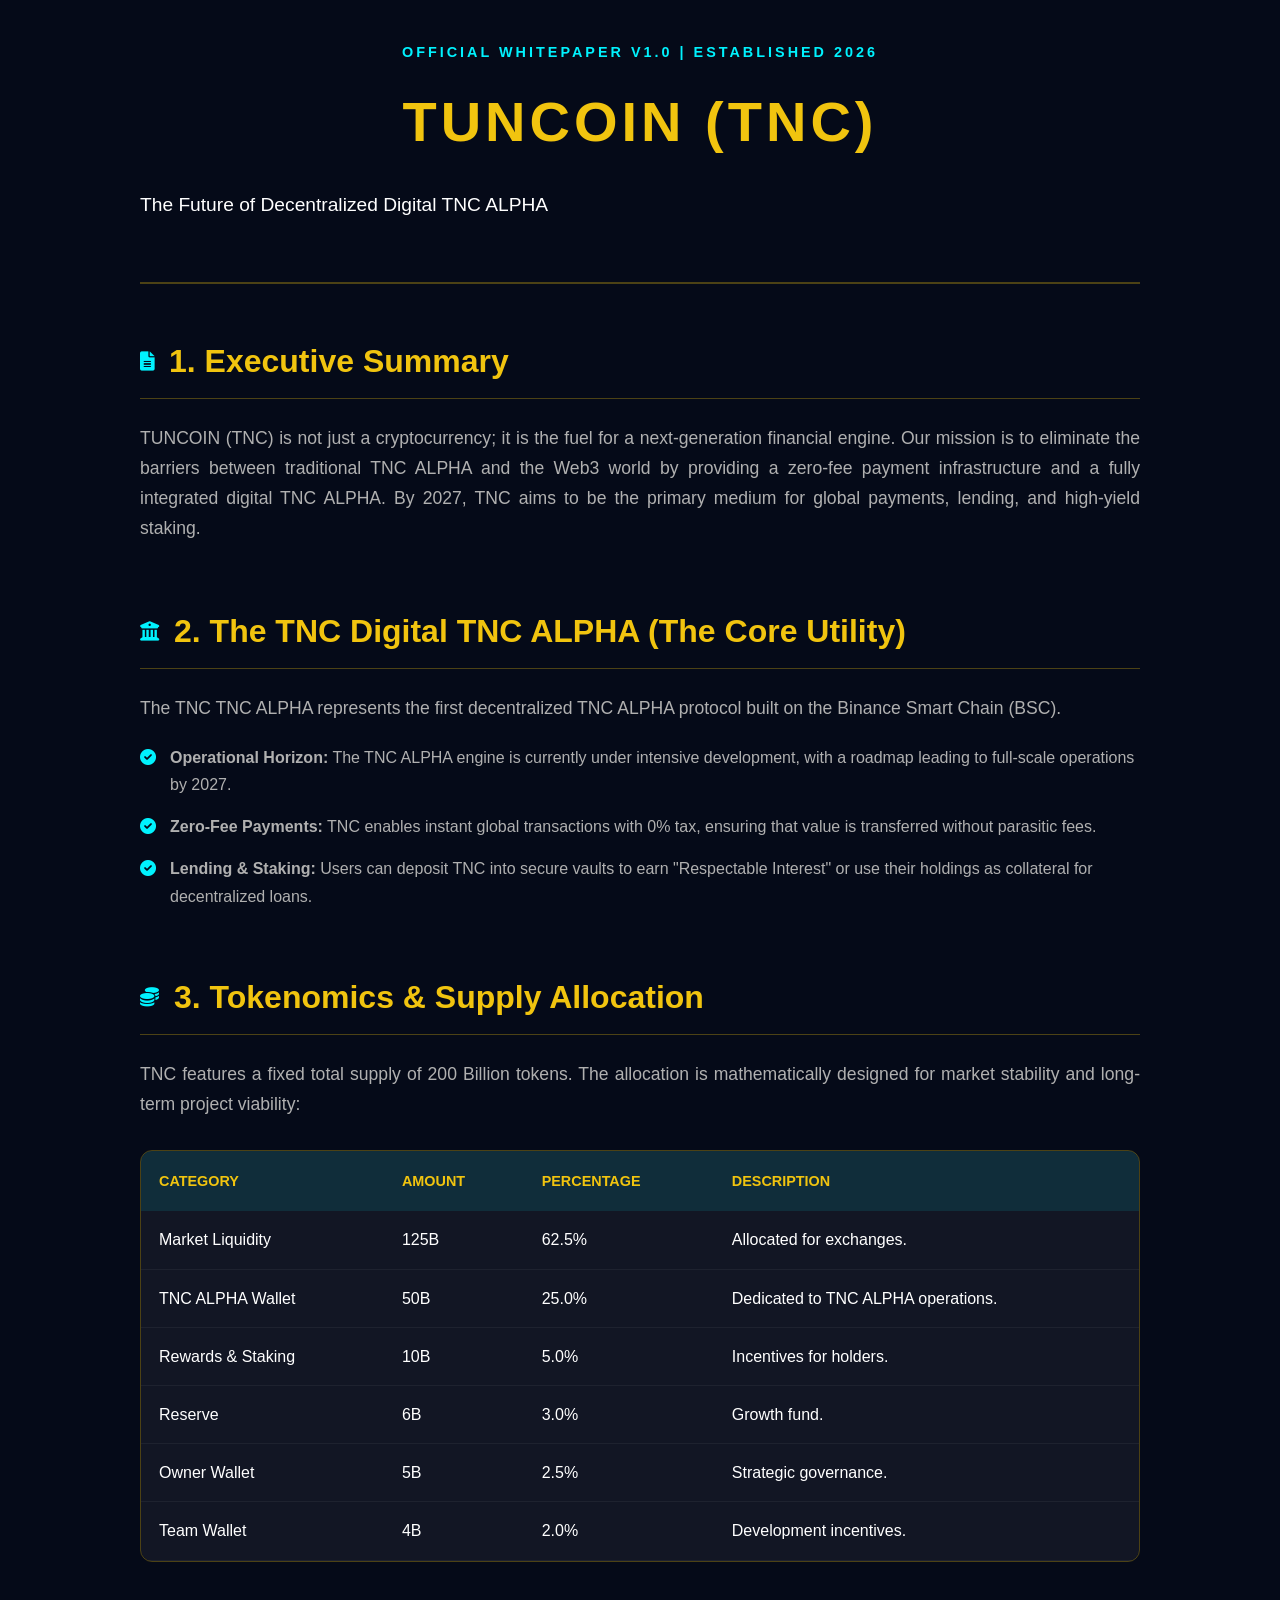
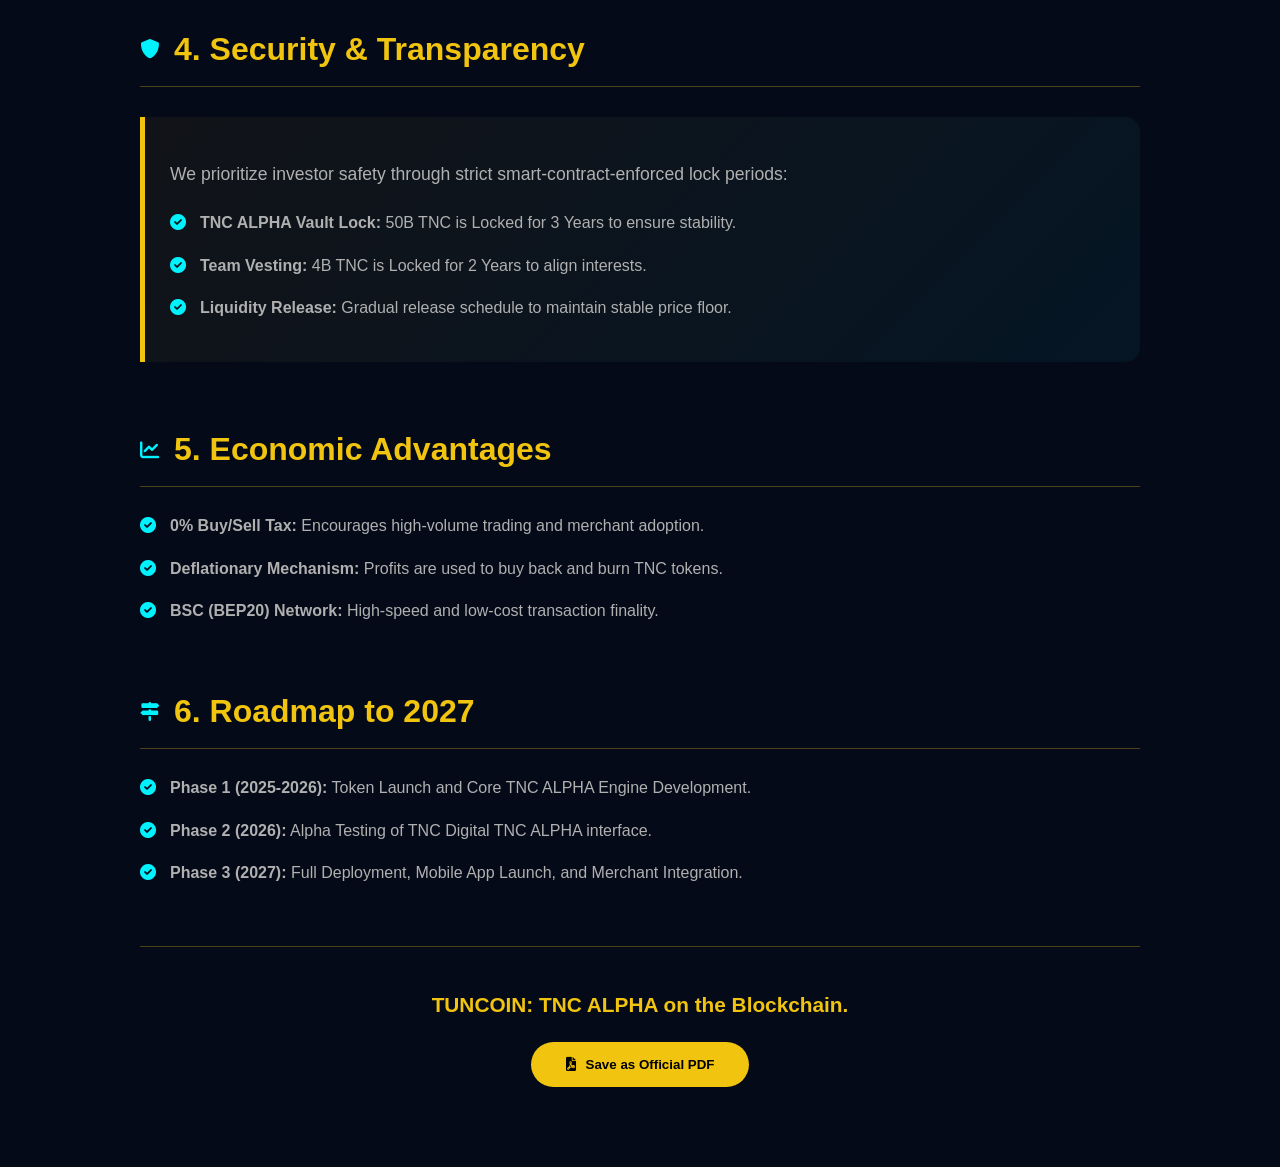
<file: whitepaper.html>
<!DOCTYPE html>
<html lang="en">
<head>
    <meta charset="UTF-8">
    <meta name="viewport" content="width=device-width, initial-scale=1.0">
    <title>Whitepaper | TUNCOIN (TNC)</title>
    <link rel="stylesheet" href="https://cdnjs.cloudflare.com/ajax/libs/font-awesome/6.0.0/css/all.min.css">
    <style>
        :root {
            --gold: #f1c40f;
            --blue-neon: #00f2fe;
            --bg-dark: #050a18;
            --card-bg: rgba(255, 255, 255, 0.05);
            --text-gray: #b0b0b0;
            --border-color: rgba(241, 196, 15, 0.3);
        }

        body {
            background-color: var(--bg-dark);
            color: white;
            font-family: 'Segoe UI', Roboto, Helvetica, Arial, sans-serif;
            line-height: 1.7;
            margin: 0;
            padding: 0;
            /* لضمان طباعة الخلفية والألوان */
            -webkit-print-color-adjust: exact !important;
            print-color-adjust: exact !important;
        }

        .container {
            max-width: 1000px;
            margin: 0 auto;
            padding: 40px 20px;
        }

        /* Header Section - متجاوب */
        header {
            text-align: center;
            padding-bottom: 40px;
            border-bottom: 2px solid var(--border-color);
            margin-bottom: 50px;
        }

        .wp-tag {
            color: var(--blue-neon);
            text-transform: uppercase;
            letter-spacing: 3px;
            font-weight: bold;
            font-size: clamp(0.7rem, 2vw, 0.9rem);
            margin-bottom: 10px;
            display: block;
        }

        h1 {
            font-size: clamp(2rem, 8vw, 3.5rem); /* حجم خط مرن */
            color: var(--gold);
            margin: 10px 0;
            text-transform: uppercase;
            letter-spacing: 4px;
        }

        .sub-header {
            font-size: clamp(1rem, 3vw, 1.2rem);
            color: white;
            font-weight: 300;
        }

        /* Sections Styling */
        section {
            margin-bottom: 60px;
            animation: fadeInUp 0.8s ease-out;
        }

        h2 {
            color: var(--gold);
            font-size: clamp(1.4rem, 5vw, 2rem);
            margin-bottom: 25px;
            display: flex;
            align-items: center;
            gap: 15px;
            border-bottom: 1px solid var(--border-color);
            padding-bottom: 10px;
        }

        h2 i { font-size: 1.2rem; color: var(--blue-neon); }

        p {
            font-size: 1.1rem;
            color: var(--text-gray);
            margin-bottom: 20px;
            text-align: justify;
        }

        /* List Styling */
        ul {
            list-style: none;
            padding-left: 0;
        }

        ul li {
            position: relative;
            padding-left: 30px;
            margin-bottom: 15px;
            color: var(--text-gray);
        }

        ul li::before {
            content: "\f058";
            font-family: "Font Awesome 5 Free";
            font-weight: 900;
            position: absolute;
            left: 0;
            color: var(--blue-neon);
        }

        /* Table Styling - متجاوب */
        .table-container {
            overflow-x: auto; /* يسمح بالتمرير الجانبي على الهواتف */
            margin: 30px 0;
            border-radius: 12px;
            border: 1px solid var(--border-color);
            -webkit-overflow-scrolling: touch;
        }

        table {
            width: 100%;
            min-width: 600px; /* لضمان عدم تكدس البيانات في الشاشات الصغيرة */
            border-collapse: collapse;
            background: var(--card-bg);
        }

        th {
            background-color: rgba(0, 242, 254, 0.1) !important;
            color: var(--gold) !important;
            padding: 18px;
            text-align: left;
            text-transform: uppercase;
            font-size: 0.9rem;
        }

        td {
            padding: 15px 18px;
            border-bottom: 1px solid rgba(255, 255, 255, 0.05);
            color: white;
        }

        /* Highlight Boxes */
        .highlight-card {
            background: linear-gradient(135deg, rgba(241, 196, 15, 0.05), rgba(0, 242, 254, 0.05)) !important;
            border-left: 5px solid var(--gold) !important;
            padding: 25px;
            border-radius: 0 15px 15px 0;
            margin: 30px 0;
        }

        /* Footer */
        footer {
            text-align: center;
            padding: 40px 0;
            border-top: 1px solid var(--border-color);
            margin-top: 50px;
        }

        .footer-logo {
            color: var(--gold);
            font-weight: bold;
            font-size: 1.3rem;
            margin-bottom: 20px;
            display: block;
        }

        .btn-pdf {
            background: var(--gold) !important;
            color: #000 !important;
            padding: 15px 35px;
            border-radius: 50px;
            text-decoration: none;
            font-weight: bold;
            display: inline-flex;
            align-items: center;
            gap: 10px;
            transition: 0.3s;
            cursor: pointer;
            border: none;
        }

        @keyframes fadeInUp {
            from { opacity: 0; transform: translateY(30px); }
            to { opacity: 1; transform: translateY(0); }
        }

        /* تحديث إعدادات الطباعة للحفاظ على الهوية البصرية */
        @media print {
            body { 
                background-color: #050a18 !important; 
                color: white !important; 
            }
            .container { max-width: 100%; padding: 20px; }
            section { page-break-inside: avoid; }
            .btn-pdf { display: none; }
            h1, h2, .wp-tag { color: #f1c40f !important; }
            p, td, li { color: #b0b0b0 !important; }
            .table-container { border-color: #f1c40f !important; }
            table { background-color: #0a1226 !important; }
            th { background-color: #1a2a5a !important; }
        }

        /* تحسينات إضافية للهواتف */
        @media (max-width: 600px) {
            .container { padding: 20px 15px; }
            p { text-align: left; }
            h2 { flex-direction: row; font-size: 1.3rem; }
        }
    </style>
</head>
<body>

    <div class="container">
        <header>
            <span class="wp-tag">Official Whitepaper v1.0 | Established 2026</span>
            <h1>TUNCOIN (TNC)</h1>
            <p class="sub-header">The Future of Decentralized Digital TNC ALPHA</p>
        </header>

        <section id="executive-summary">
            <h2><i class="fas fa-file-alt"></i> 1. Executive Summary</h2>
            <p>TUNCOIN (TNC) is not just a cryptocurrency; it is the fuel for a next-generation financial engine. Our mission is to eliminate the barriers between traditional TNC ALPHA and the Web3 world by providing a zero-fee payment infrastructure and a fully integrated digital TNC ALPHA. By 2027, TNC aims to be the primary medium for global payments, lending, and high-yield staking.</p>
        </section>

        <section id="digital-bank">
            <h2><i class="fas fa-university"></i> 2. The TNC Digital TNC ALPHA (The Core Utility)</h2>
            <p>The TNC TNC ALPHA represents the first decentralized TNC ALPHA protocol built on the Binance Smart Chain (BSC).</p>
            <ul>
                <li><strong>Operational Horizon:</strong> The TNC ALPHA engine is currently under intensive development, with a roadmap leading to full-scale operations by 2027.</li>
                <li><strong>Zero-Fee Payments:</strong> TNC enables instant global transactions with 0% tax, ensuring that value is transferred without parasitic fees.</li>
                <li><strong>Lending & Staking:</strong> Users can deposit TNC into secure vaults to earn "Respectable Interest" or use their holdings as collateral for decentralized loans.</li>
            </ul>
        </section>

        <section id="tokenomics">
            <h2><i class="fas fa-coins"></i> 3. Tokenomics & Supply Allocation</h2>
            <p>TNC features a fixed total supply of 200 Billion tokens. The allocation is mathematically designed for market stability and long-term project viability:</p>
            <div class="table-container">
                <table>
                    <thead>
                        <tr>
                            <th>Category</th>
                            <th>Amount</th>
                            <th>Percentage</th>
                            <th>Description</th>
                        </tr>
                    </thead>
                    <tbody>
                        <tr><td>Market Liquidity</td><td>125B</td><td>62.5%</td><td>Allocated for exchanges.</td></tr>
                        <tr><td>TNC ALPHA Wallet</td><td>50B</td><td>25.0%</td><td>Dedicated to TNC ALPHA operations.</td></tr>
                        <tr><td>Rewards & Staking</td><td>10B</td><td>5.0%</td><td>Incentives for holders.</td></tr>
                        <tr><td>Reserve</td><td>6B</td><td>3.0%</td><td>Growth fund.</td></tr>
                        <tr><td>Owner Wallet</td><td>5B</td><td>2.5%</td><td>Strategic governance.</td></tr>
                        <tr><td>Team Wallet</td><td>4B</td><td>2.0%</td><td>Development incentives.</td></tr>
                    </tbody>
                </table>
            </div>
        </section>

        <section id="security">
            <h2><i class="fas fa-shield-alt"></i> 4. Security & Transparency</h2>
            <div class="highlight-card">
                <p>We prioritize investor safety through strict smart-contract-enforced lock periods:</p>
                <ul>
                    <li><strong>TNC ALPHA Vault Lock:</strong> 50B TNC is Locked for 3 Years to ensure stability.</li>
                    <li><strong>Team Vesting:</strong> 4B TNC is Locked for 2 Years to align interests.</li>
                    <li><strong>Liquidity Release:</strong> Gradual release schedule to maintain stable price floor.</li>
                </ul>
            </div>
        </section>

        <section id="advantages">
            <h2><i class="fas fa-chart-line"></i> 5. Economic Advantages</h2>
            <ul>
                <li><strong>0% Buy/Sell Tax:</strong> Encourages high-volume trading and merchant adoption.</li>
                <li><strong>Deflationary Mechanism:</strong> Profits are used to buy back and burn TNC tokens.</li>
                <li><strong>BSC (BEP20) Network:</strong> High-speed and low-cost transaction finality.</li>
            </ul>
        </section>

        <section id="roadmap">
            <h2><i class="fas fa-map-signs"></i> 6. Roadmap to 2027</h2>
            <ul>
                <li><strong>Phase 1 (2025-2026):</strong> Token Launch and Core TNC ALPHA Engine Development.</li>
                <li><strong>Phase 2 (2026):</strong> Alpha Testing of TNC Digital TNC ALPHA interface.</li>
                <li><strong>Phase 3 (2027):</strong> Full Deployment, Mobile App Launch, and Merchant Integration.</li>
            </ul>
        </section>

        <footer>
            <span class="footer-logo">TUNCOIN: TNC ALPHA on the Blockchain.</span>
            <button onclick="window.print()" class="btn-pdf">
                <i class="fas fa-file-pdf"></i> Save as Official PDF
            </button>
        </footer>
    </div>

</body>
</html>
</file>
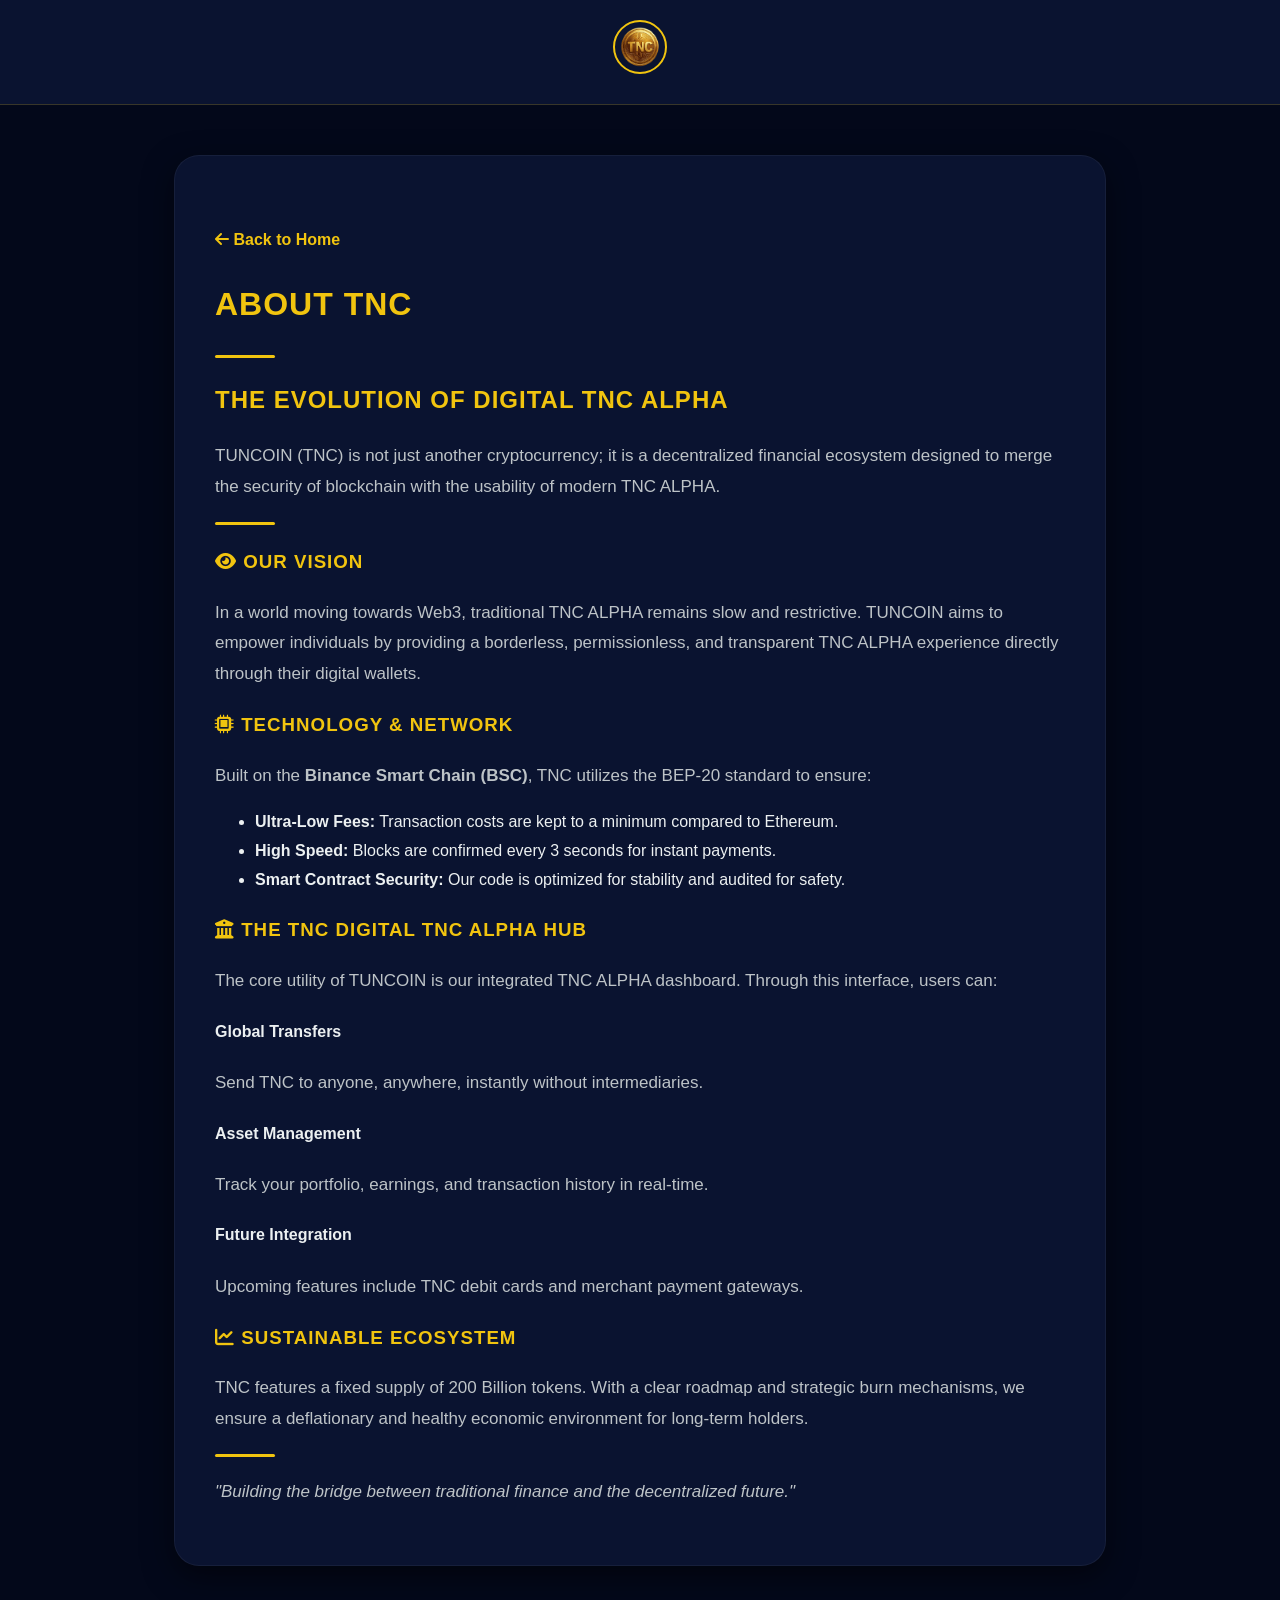
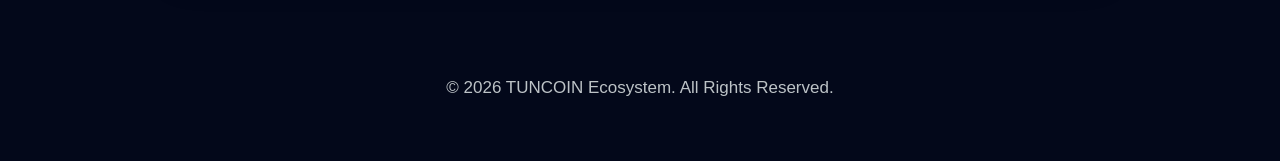
<file: legal/about.html>
<!DOCTYPE html>
<html lang="en">
<head

   <!-- favicon -->

     <!-- أيقونة المتصفح الأساسية (Favicon) -->
<link rel="icon" type="image/x-icon" href="../assets/logotnc.png" />

<!-- أيقونات بديلة بأحجام مختلفة للوضوح العالي -->
<link rel="icon" type="image/png" sizes="32x32" href="../assets/logotnc.png" />
<link rel="icon" type="image/png" sizes="16x16" href="../assets/logotnc.png" />

<!-- أيقونة أجهزة أبل (iPhone / iPad) -->
<link rel="apple-touch-icon" sizes="180x180" href="../assets/logotnc.png" />

 <!-- \\\\\\\\\\\\\\ -->
    
    <meta charset="UTF-8">
    <meta name="viewport" content="width=device-width, initial-scale=1.0">
    <title>TUNCOIN | Legal Documents</title>
    <link rel="stylesheet" href="https://cdnjs.cloudflare.com/ajax/libs/font-awesome/6.0.0/css/all.min.css">
    <style>
        :root {
            --primary-bg: #03081a;
            --card-bg: #0a1330;
            --gold: #f1c40f;
            --text-gray: #bdc3c7;
        }

        body {
            background-color: var(--primary-bg);
            color: #ecf0f1;
            font-family: 'Segoe UI', Tahoma, Geneva, Verdana, sans-serif;
            margin: 0; padding: 0;
            line-height: 1.8;
        }

        /* رأس الصفحة الصغير */
        .header-mini {
            padding: 20px;
            text-align: center;
            border-bottom: 1px solid rgba(241, 196, 15, 0.2);
            background: var(--card-bg);
        }

        .logo-small { width: 50px; height: 50px; border-radius: 50%; border: 2px solid var(--gold); }

        /* الحاوية الرئيسية للنصوص */
        .container {
            max-width: 850px;
            margin: 50px auto;
            padding: 40px;
            background: var(--card-bg);
            border-radius: 25px;
            box-shadow: 0 10px 30px rgba(0,0,0,0.5);
            border: 1px solid rgba(255,255,255,0.05);
        }

        h1, h2, h3 { color: var(--gold); text-transform: uppercase; letter-spacing: 1px; }
        
        .gold-line {
            width: 60px; height: 3px; background: var(--gold);
            margin: 20px 0; border-radius: 2px;
        }

        p { color: var(--text-gray); font-size: 17px; }

        .back-home {
            display: inline-block;
            margin-top: 30px;
            color: var(--gold);
            text-decoration: none;
            font-weight: bold;
            transition: 0.3s;
        }

        .back-home:hover { transform: translateX(-5px); color: #fff; }

        /* تذييل الصفحة */
        footer { text-align: center; padding: 40px; color: #7f8c8d; font-size: 14px; }

        @media (max-width: 768px) {
            .container { margin: 20px; padding: 25px; }
        }
    </style>
</head>
<body>

    <header class="header-mini">
        <a href="../index.html">
            <img src="../assets/logo.png" alt="TNC Logo" class="logo-small">
        </a>
    </header>

    <div class="container">
        <a href="../index.html" class="back-home"><i class="fas fa-arrow-left"></i> Back to Home</a>
        
        <h1>About TNC</h1> 
        <div class="gold-line"></div>

     <section class="about-tnc">
    <div class="about-header">
        <h2 class="gold-text">The Evolution of Digital TNC ALPHA</h2>
        <p class="lead-text">TUNCOIN (TNC) is not just another cryptocurrency; it is a decentralized financial ecosystem designed to merge the security of blockchain with the usability of modern TNC ALPHA.</p>
    </div>

    <div class="gold-line"></div>

    <div class="about-section">
        <h3><i class="fas fa-eye gold-text"></i> Our Vision</h3>
        <p>In a world moving towards Web3, traditional TNC ALPHA remains slow and restrictive. TUNCOIN aims to empower individuals by providing a borderless, permissionless, and transparent TNC ALPHA experience directly through their digital wallets.</p>
    </div>

    <div class="about-section">
        <h3><i class="fas fa-microchip gold-text"></i> Technology & Network</h3>
        <p>Built on the <strong>Binance Smart Chain (BSC)</strong>, TNC utilizes the BEP-20 standard to ensure:</p>
        <ul class="features-list">
            <li><strong>Ultra-Low Fees:</strong> Transaction costs are kept to a minimum compared to Ethereum.</li>
            <li><strong>High Speed:</strong> Blocks are confirmed every 3 seconds for instant payments.</li>
            <li><strong>Smart Contract Security:</strong> Our code is optimized for stability and audited for safety.</li>
        </ul>
    </div>

    <div class="about-section highlight-box">
        <h3><i class="fas fa-university gold-text"></i> The TNC Digital TNC ALPHA Hub</h3>
        <p>The core utility of TUNCOIN is our integrated TNC ALPHA dashboard. Through this interface, users can:</p>
        <div class="banking-grid">
            <div class="grid-item">
                <h4>Global Transfers</h4>
                <p>Send TNC to anyone, anywhere, instantly without intermediaries.</p>
            </div>
            <div class="grid-item">
                <h4>Asset Management</h4>
                <p>Track your portfolio, earnings, and transaction history in real-time.</p>
            </div>
            <div class="grid-item">
                <h4>Future Integration</h4>
                <p>Upcoming features include TNC debit cards and merchant payment gateways.</p>
            </div>
        </div>
    </div>

    <div class="about-section">
        <h3><i class="fas fa-chart-line gold-text"></i> Sustainable Ecosystem</h3>
        <p>TNC features a fixed supply of 200 Billion tokens. With a clear roadmap and strategic burn mechanisms, we ensure a deflationary and healthy economic environment for long-term holders.</p>
    </div>

    <div class="gold-line"></div>

    <div class="about-footer">
        <p><em>"Building the bridge between traditional finance and the decentralized future."</em></p>
    </div>
</section>

    </div>

    <footer>
        <p>&copy; 2026 TUNCOIN Ecosystem. All Rights Reserved.</p>
    </footer>

</body>
</html>
</file>
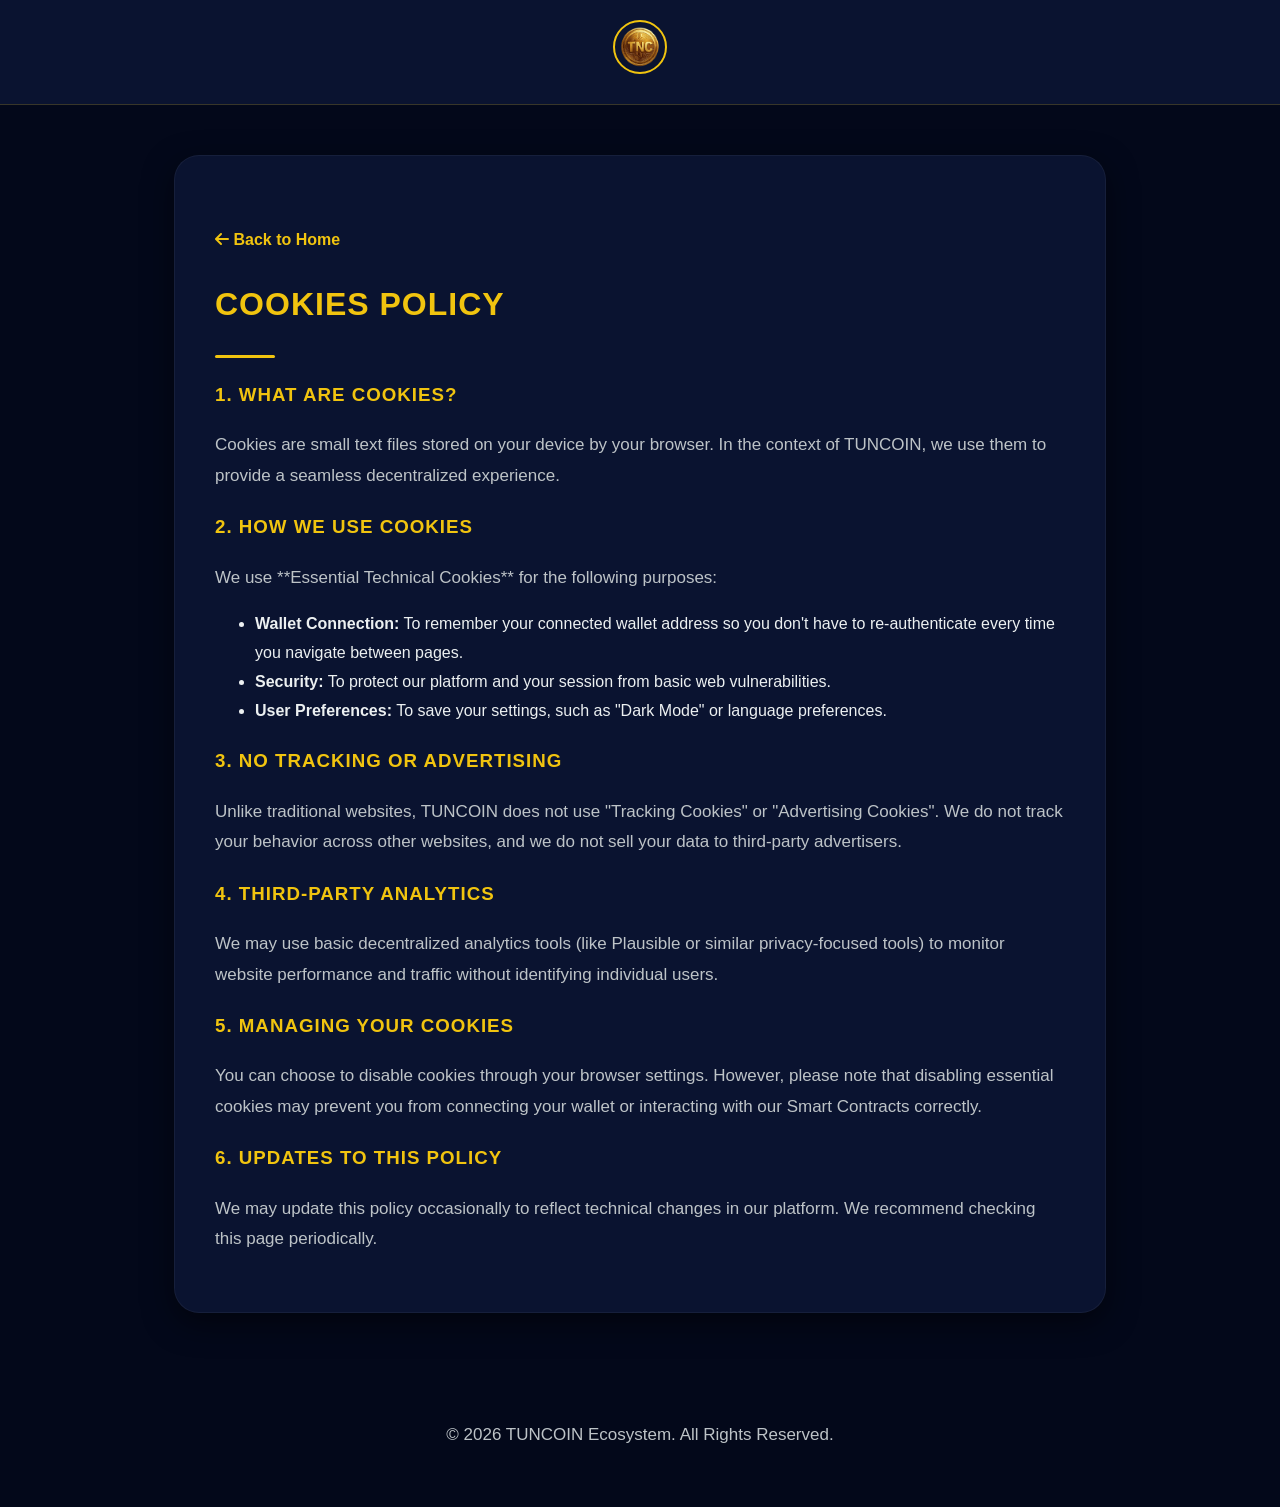
<file: legal/cookies.html>
<!DOCTYPE html>
<html lang="en">
<head>

  <!-- favicon -->

     <!-- أيقونة المتصفح الأساسية (Favicon) -->
<link rel="icon" type="image/x-icon" href="../assets/logotnc.png" />

<!-- أيقونات بديلة بأحجام مختلفة للوضوح العالي -->
<link rel="icon" type="image/png" sizes="32x32" href="../assets/logotnc.png" />
<link rel="icon" type="image/png" sizes="16x16" href="../assets/logotnc.png" />

<!-- أيقونة أجهزة أبل (iPhone / iPad) -->
<link rel="apple-touch-icon" sizes="180x180" href="../assets/logotnc.png" />

 <!-- \\\\\\\\\\\\\\ -->
    
    <meta charset="UTF-8">
    <meta name="viewport" content="width=device-width, initial-scale=1.0">
    <title>TUNCOIN | Legal Documents</title>
    <link rel="stylesheet" href="https://cdnjs.cloudflare.com/ajax/libs/font-awesome/6.0.0/css/all.min.css">
    <style>
        :root {
            --primary-bg: #03081a;
            --card-bg: #0a1330;
            --gold: #f1c40f;
            --text-gray: #bdc3c7;
        }

        body {
            background-color: var(--primary-bg);
            color: #ecf0f1;
            font-family: 'Segoe UI', Tahoma, Geneva, Verdana, sans-serif;
            margin: 0; padding: 0;
            line-height: 1.8;
        }

        /* رأس الصفحة الصغير */
        .header-mini {
            padding: 20px;
            text-align: center;
            border-bottom: 1px solid rgba(241, 196, 15, 0.2);
            background: var(--card-bg);
        }

        .logo-small { width: 50px; height: 50px; border-radius: 50%; border: 2px solid var(--gold); }

        /* الحاوية الرئيسية للنصوص */
        .container {
            max-width: 850px;
            margin: 50px auto;
            padding: 40px;
            background: var(--card-bg);
            border-radius: 25px;
            box-shadow: 0 10px 30px rgba(0,0,0,0.5);
            border: 1px solid rgba(255,255,255,0.05);
        }

        h1, h2, h3 { color: var(--gold); text-transform: uppercase; letter-spacing: 1px; }
        
        .gold-line {
            width: 60px; height: 3px; background: var(--gold);
            margin: 20px 0; border-radius: 2px;
        }

        p { color: var(--text-gray); font-size: 17px; }

        .back-home {
            display: inline-block;
            margin-top: 30px;
            color: var(--gold);
            text-decoration: none;
            font-weight: bold;
            transition: 0.3s;
        }

        .back-home:hover { transform: translateX(-5px); color: #fff; }

        /* تذييل الصفحة */
        footer { text-align: center; padding: 40px; color: #7f8c8d; font-size: 14px; }

        @media (max-width: 768px) {
            .container { margin: 20px; padding: 25px; }
        }
    </style>
</head>
<body>

    <header class="header-mini">
        <a href="../index.html">
            <img src="../assets/logo.png" alt="TNC Logo" class="logo-small">
        </a>
    </header>

    <div class="container">
        <a href="../index.html" class="back-home"><i class="fas fa-arrow-left"></i> Back to Home</a>
        
        <h1>Cookies Policy</h1> 
        <div class="gold-line"></div>

       <section>
    <h3>1. What are Cookies?</h3>
    <p>Cookies are small text files stored on your device by your browser. In the context of TUNCOIN, we use them to provide a seamless decentralized experience.</p>

    <h3>2. How We Use Cookies</h3>
    <p>We use **Essential Technical Cookies** for the following purposes:</p>
    <ul>
        <li><strong>Wallet Connection:</strong> To remember your connected wallet address so you don't have to re-authenticate every time you navigate between pages.</li>
        <li><strong>Security:</strong> To protect our platform and your session from basic web vulnerabilities.</li>
        <li><strong>User Preferences:</strong> To save your settings, such as "Dark Mode" or language preferences.</li>
    </ul>

    <h3>3. No Tracking or Advertising</h3>
    <p>Unlike traditional websites, TUNCOIN does not use "Tracking Cookies" or "Advertising Cookies". We do not track your behavior across other websites, and we do not sell your data to third-party advertisers.</p>

    <h3>4. Third-Party Analytics</h3>
    <p>We may use basic decentralized analytics tools (like Plausible or similar privacy-focused tools) to monitor website performance and traffic without identifying individual users.</p>

    <h3>5. Managing Your Cookies</h3>
    <p>You can choose to disable cookies through your browser settings. However, please note that disabling essential cookies may prevent you from connecting your wallet or interacting with our Smart Contracts correctly.</p>

    <h3>6. Updates to this Policy</h3>
    <p>We may update this policy occasionally to reflect technical changes in our platform. We recommend checking this page periodically.</p>
</section>

    </div>

    <footer>
        <p>&copy; 2026 TUNCOIN Ecosystem. All Rights Reserved.</p>
    </footer>

</body>
</html>
</file>
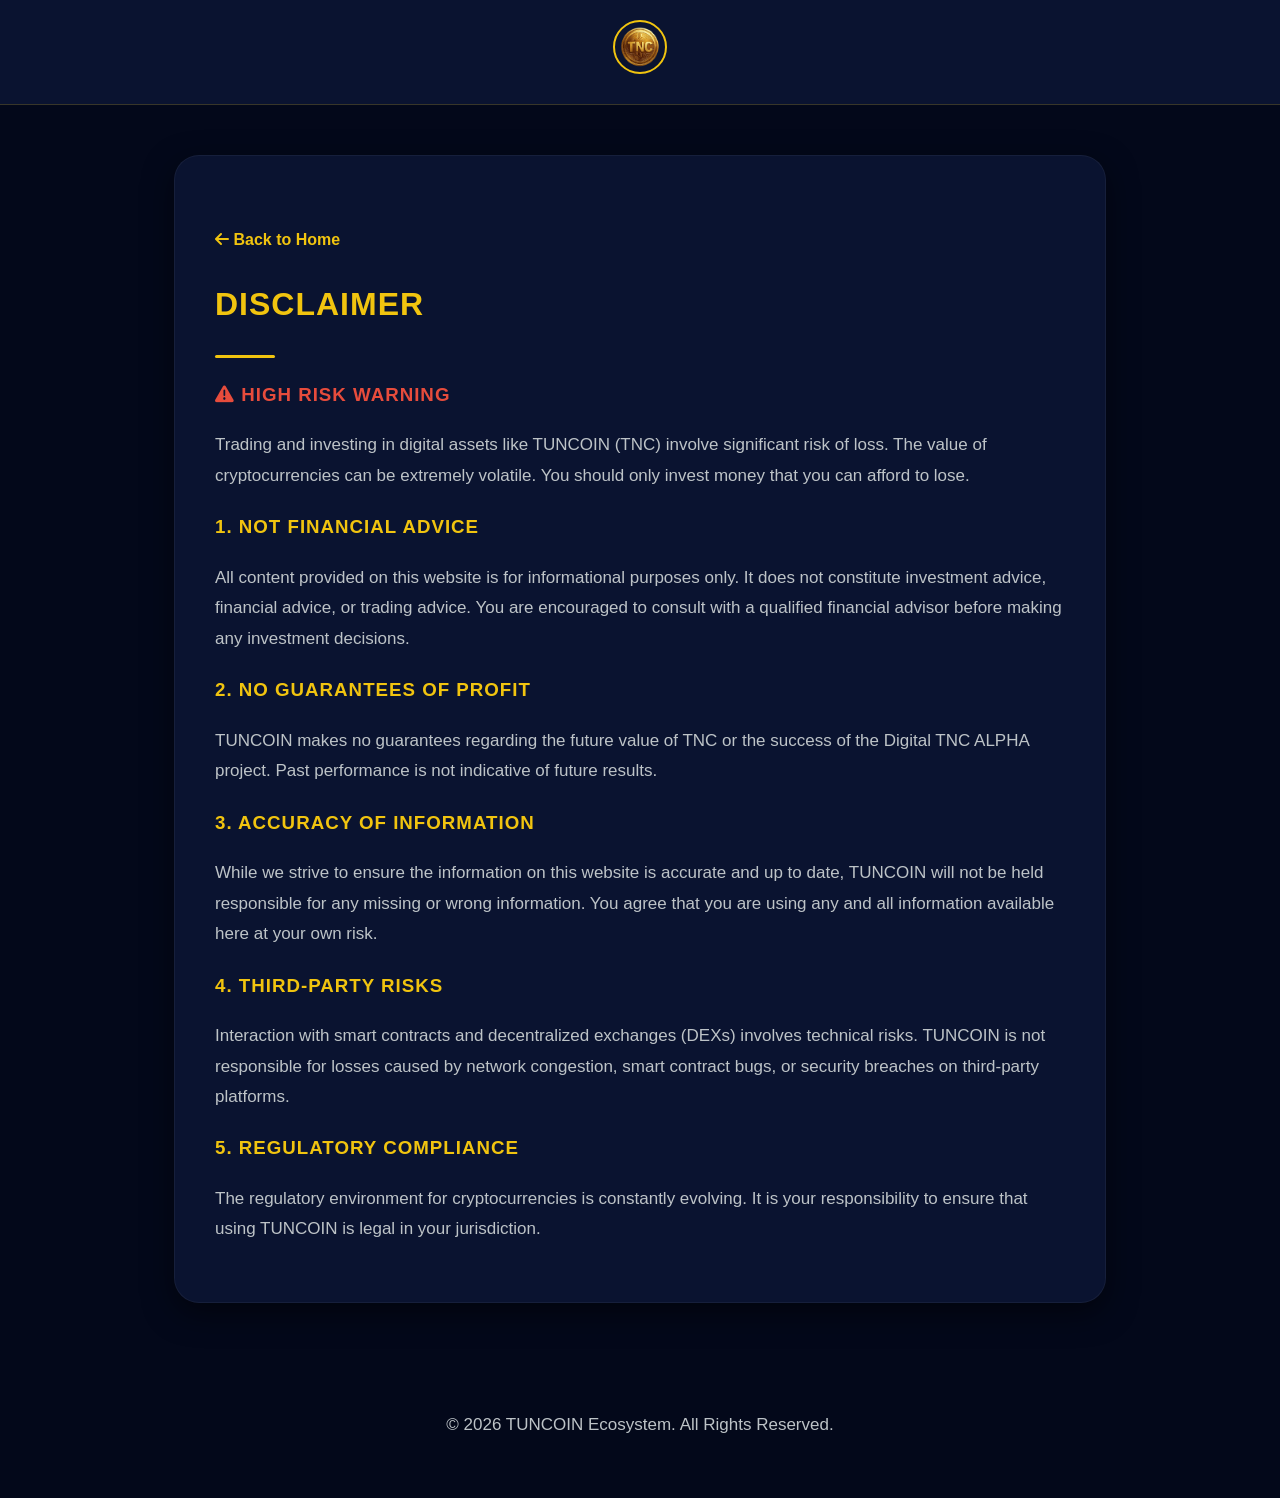
<file: legal/Disclaimer.html>
<!DOCTYPE html>
<html lang="en">
<head>

   <!-- favicon -->

     <!-- أيقونة المتصفح الأساسية (Favicon) -->
<link rel="icon" type="image/x-icon" href="../assets/logotnc.png" />

<!-- أيقونات بديلة بأحجام مختلفة للوضوح العالي -->
<link rel="icon" type="image/png" sizes="32x32" href="../assets/logotnc.png" />
<link rel="icon" type="image/png" sizes="16x16" href="../assets/logotnc.png" />

<!-- أيقونة أجهزة أبل (iPhone / iPad) -->
<link rel="apple-touch-icon" sizes="180x180" href="../assets/logotnc.png" />

 <!-- \\\\\\\\\\\\\\ -->
    
    <meta charset="UTF-8">
    <meta name="viewport" content="width=device-width, initial-scale=1.0">
    <title>TUNCOIN | Legal Documents</title>
    <link rel="stylesheet" href="https://cdnjs.cloudflare.com/ajax/libs/font-awesome/6.0.0/css/all.min.css">
    <style>
        :root {
            --primary-bg: #03081a;
            --card-bg: #0a1330;
            --gold: #f1c40f;
            --text-gray: #bdc3c7;
        }

        body {
            background-color: var(--primary-bg);
            color: #ecf0f1;
            font-family: 'Segoe UI', Tahoma, Geneva, Verdana, sans-serif;
            margin: 0; padding: 0;
            line-height: 1.8;
        }

        /* رأس الصفحة الصغير */
        .header-mini {
            padding: 20px;
            text-align: center;
            border-bottom: 1px solid rgba(241, 196, 15, 0.2);
            background: var(--card-bg);
        }

        .logo-small { width: 50px; height: 50px; border-radius: 50%; border: 2px solid var(--gold); }

        /* الحاوية الرئيسية للنصوص */
        .container {
            max-width: 850px;
            margin: 50px auto;
            padding: 40px;
            background: var(--card-bg);
            border-radius: 25px;
            box-shadow: 0 10px 30px rgba(0,0,0,0.5);
            border: 1px solid rgba(255,255,255,0.05);
        }

        h1, h2, h3 { color: var(--gold); text-transform: uppercase; letter-spacing: 1px; }
        
        .gold-line {
            width: 60px; height: 3px; background: var(--gold);
            margin: 20px 0; border-radius: 2px;
        }

        p { color: var(--text-gray); font-size: 17px; }

        .back-home {
            display: inline-block;
            margin-top: 30px;
            color: var(--gold);
            text-decoration: none;
            font-weight: bold;
            transition: 0.3s;
        }

        .back-home:hover { transform: translateX(-5px); color: #fff; }

        /* تذييل الصفحة */
        footer { text-align: center; padding: 40px; color: #7f8c8d; font-size: 14px; }

        @media (max-width: 768px) {
            .container { margin: 20px; padding: 25px; }
        }
    </style>
</head>
<body>

    <header class="header-mini">
        <a href="../index.html">
            <img src="../assets/logo.png" alt="TNC Logo" class="logo-small">
        </a>
    </header>

    <div class="container">
        <a href="../index.html" class="back-home"><i class="fas fa-arrow-left"></i> Back to Home</a>
        
        <h1> disclaimer </h1> 
        <div class="gold-line"></div>
 
    <section>
    <h3 style="color: #e74c3c;"><i class="fas fa-exclamation-triangle"></i> HIGH RISK WARNING</h3>
    <p>Trading and investing in digital assets like TUNCOIN (TNC) involve significant risk of loss. The value of cryptocurrencies can be extremely volatile. You should only invest money that you can afford to lose.</p>

    <h3>1. Not Financial Advice</h3>
    <p>All content provided on this website is for informational purposes only. It does not constitute investment advice, financial advice, or trading advice. You are encouraged to consult with a qualified financial advisor before making any investment decisions.</p>

    <h3>2. No Guarantees of Profit</h3>
    <p>TUNCOIN makes no guarantees regarding the future value of TNC or the success of the Digital TNC ALPHA project. Past performance is not indicative of future results.</p>

    <h3>3. Accuracy of Information</h3>
    <p>While we strive to ensure the information on this website is accurate and up to date, TUNCOIN will not be held responsible for any missing or wrong information. You agree that you are using any and all information available here at your own risk.</p>

    <h3>4. Third-Party Risks</h3>
    <p>Interaction with smart contracts and decentralized exchanges (DEXs) involves technical risks. TUNCOIN is not responsible for losses caused by network congestion, smart contract bugs, or security breaches on third-party platforms.</p>

    <h3>5. Regulatory Compliance</h3>
    <p>The regulatory environment for cryptocurrencies is constantly evolving. It is your responsibility to ensure that using TUNCOIN is legal in your jurisdiction.</p>
</section>




    </div>

    <footer>
        <p>&copy; 2026 TUNCOIN Ecosystem. All Rights Reserved.</p>
    </footer>

</body>
</html>
</file>
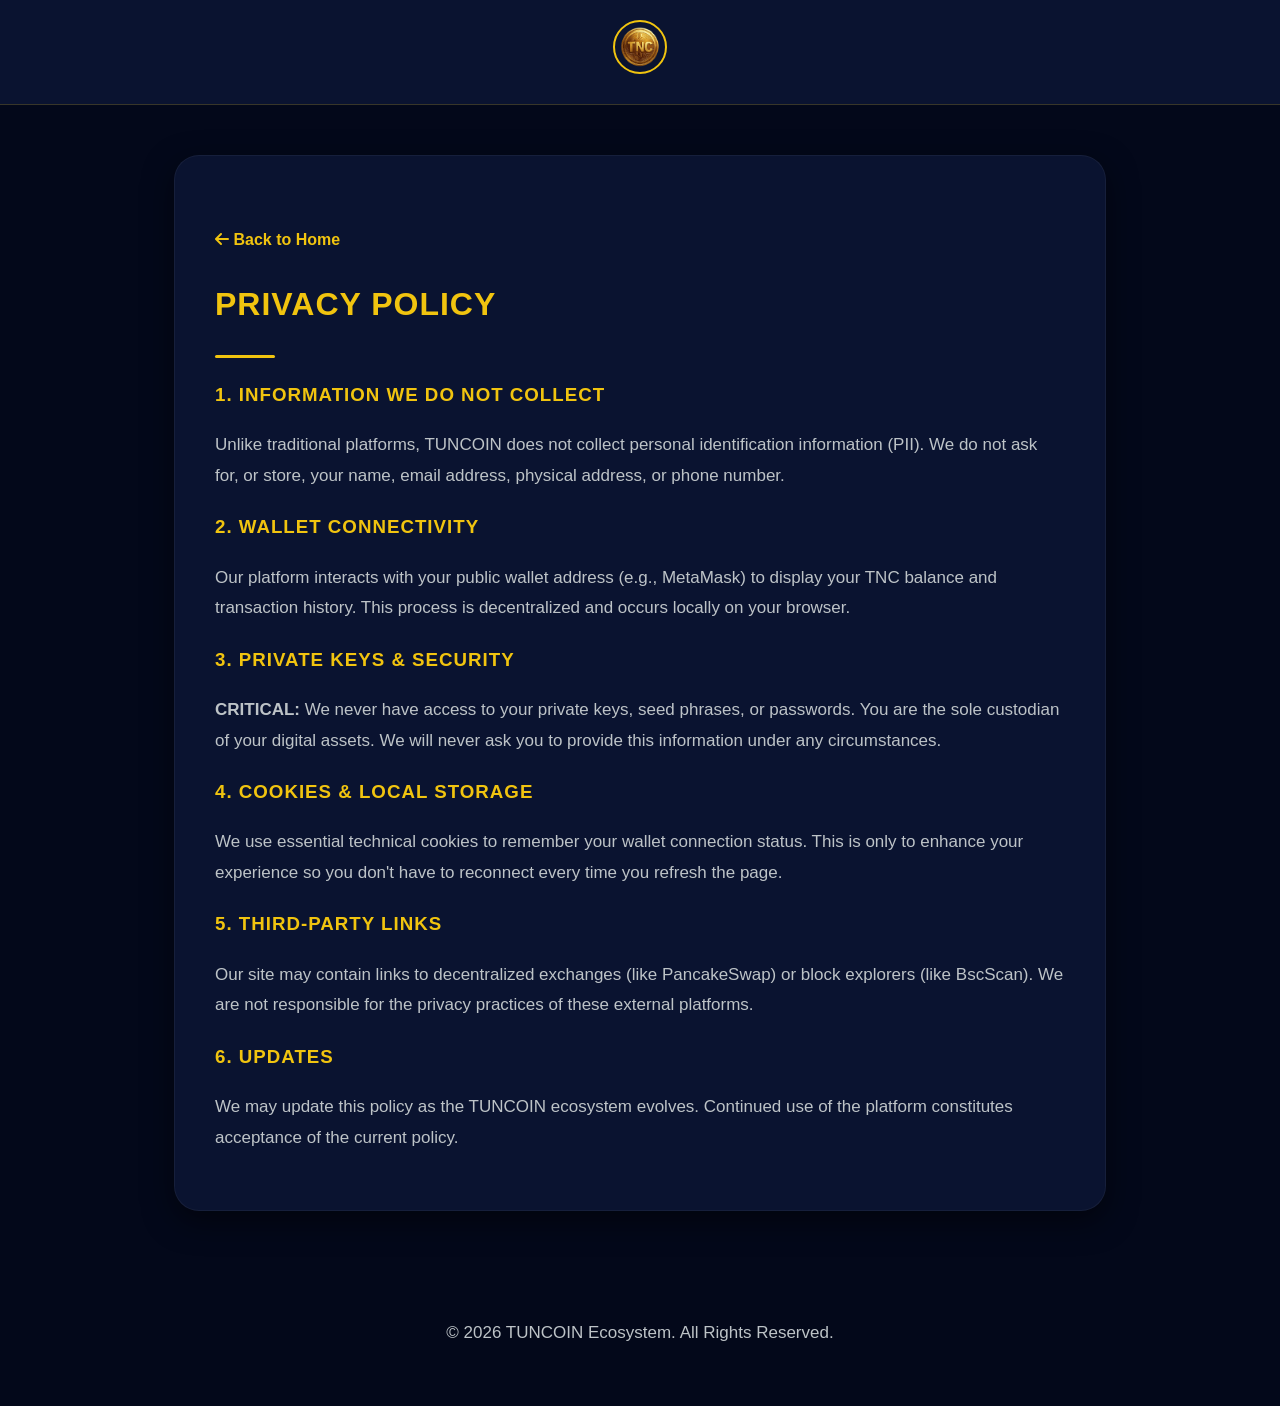
<file: legal/privacy.html>
<!DOCTYPE html>
<html lang="en">
<head>

  <!-- favicon -->

     <!-- أيقونة المتصفح الأساسية (Favicon) -->
<link rel="icon" type="image/x-icon" href="../assets/logotnc.png" />

<!-- أيقونات بديلة بأحجام مختلفة للوضوح العالي -->
<link rel="icon" type="image/png" sizes="32x32" href="../assets/logotnc.png" />
<link rel="icon" type="image/png" sizes="16x16" href="../assets/logotnc.png" />

<!-- أيقونة أجهزة أبل (iPhone / iPad) -->
<link rel="apple-touch-icon" sizes="180x180" href="../assets/logotnc.png" />

 <!-- \\\\\\\\\\\\\\ -->
    
    <meta charset="UTF-8">
    <meta name="viewport" content="width=device-width, initial-scale=1.0">
    <title>TUNCOIN | Legal Documents</title>
    <link rel="stylesheet" href="https://cdnjs.cloudflare.com/ajax/libs/font-awesome/6.0.0/css/all.min.css">
    <style>
        :root {
            --primary-bg: #03081a;
            --card-bg: #0a1330;
            --gold: #f1c40f;
            --text-gray: #bdc3c7;
        }

        body {
            background-color: var(--primary-bg);
            color: #ecf0f1;
            font-family: 'Segoe UI', Tahoma, Geneva, Verdana, sans-serif;
            margin: 0; padding: 0;
            line-height: 1.8;
        }

        /* رأس الصفحة الصغير */
        .header-mini {
            padding: 20px;
            text-align: center;
            border-bottom: 1px solid rgba(241, 196, 15, 0.2);
            background: var(--card-bg);
        }

        .logo-small { width: 50px; height: 50px; border-radius: 50%; border: 2px solid var(--gold); }

        /* الحاوية الرئيسية للنصوص */
        .container {
            max-width: 850px;
            margin: 50px auto;
            padding: 40px;
            background: var(--card-bg);
            border-radius: 25px;
            box-shadow: 0 10px 30px rgba(0,0,0,0.5);
            border: 1px solid rgba(255,255,255,0.05);
        }

        h1, h2, h3 { color: var(--gold); text-transform: uppercase; letter-spacing: 1px; }
        
        .gold-line {
            width: 60px; height: 3px; background: var(--gold);
            margin: 20px 0; border-radius: 2px;
        }

        p { color: var(--text-gray); font-size: 17px; }

        .back-home {
            display: inline-block;
            margin-top: 30px;
            color: var(--gold);
            text-decoration: none;
            font-weight: bold;
            transition: 0.3s;
        }

        .back-home:hover { transform: translateX(-5px); color: #fff; }

        /* تذييل الصفحة */
        footer { text-align: center; padding: 40px; color: #7f8c8d; font-size: 14px; }

        @media (max-width: 768px) {
            .container { margin: 20px; padding: 25px; }
        }
    </style>
</head>
<body>

    <header class="header-mini">
        <a href="../index.html">
            <img src="../assets/logo.png" alt="TNC Logo" class="logo-small">
        </a>
    </header>

    <div class="container">
        <a href="../index.html" class="back-home"><i class="fas fa-arrow-left"></i> Back to Home</a>
        
        <h1>Privacy Policy</h1> 
        <div class="gold-line"></div>
<section>
    <h3>1. Information We Do Not Collect</h3>
    <p>Unlike traditional platforms, TUNCOIN does not collect personal identification information (PII). We do not ask for, or store, your name, email address, physical address, or phone number.</p>

    <h3>2. Wallet Connectivity</h3>
    <p>Our platform interacts with your public wallet address (e.g., MetaMask) to display your TNC balance and transaction history. This process is decentralized and occurs locally on your browser.</p>

    <h3>3. Private Keys & Security</h3>
    <p><strong>CRITICAL:</strong> We never have access to your private keys, seed phrases, or passwords. You are the sole custodian of your digital assets. We will never ask you to provide this information under any circumstances.</p>

    <h3>4. Cookies & Local Storage</h3>
    <p>We use essential technical cookies to remember your wallet connection status. This is only to enhance your experience so you don't have to reconnect every time you refresh the page.</p>

    <h3>5. Third-Party Links</h3>
    <p>Our site may contain links to decentralized exchanges (like PancakeSwap) or block explorers (like BscScan). We are not responsible for the privacy practices of these external platforms.</p>

    <h3>6. Updates</h3>
    <p>We may update this policy as the TUNCOIN ecosystem evolves. Continued use of the platform constitutes acceptance of the current policy.</p>
</section>

    </div>

    <footer>
        <p>&copy; 2026 TUNCOIN Ecosystem. All Rights Reserved.</p>
    </footer>

</body>
</html>
</file>
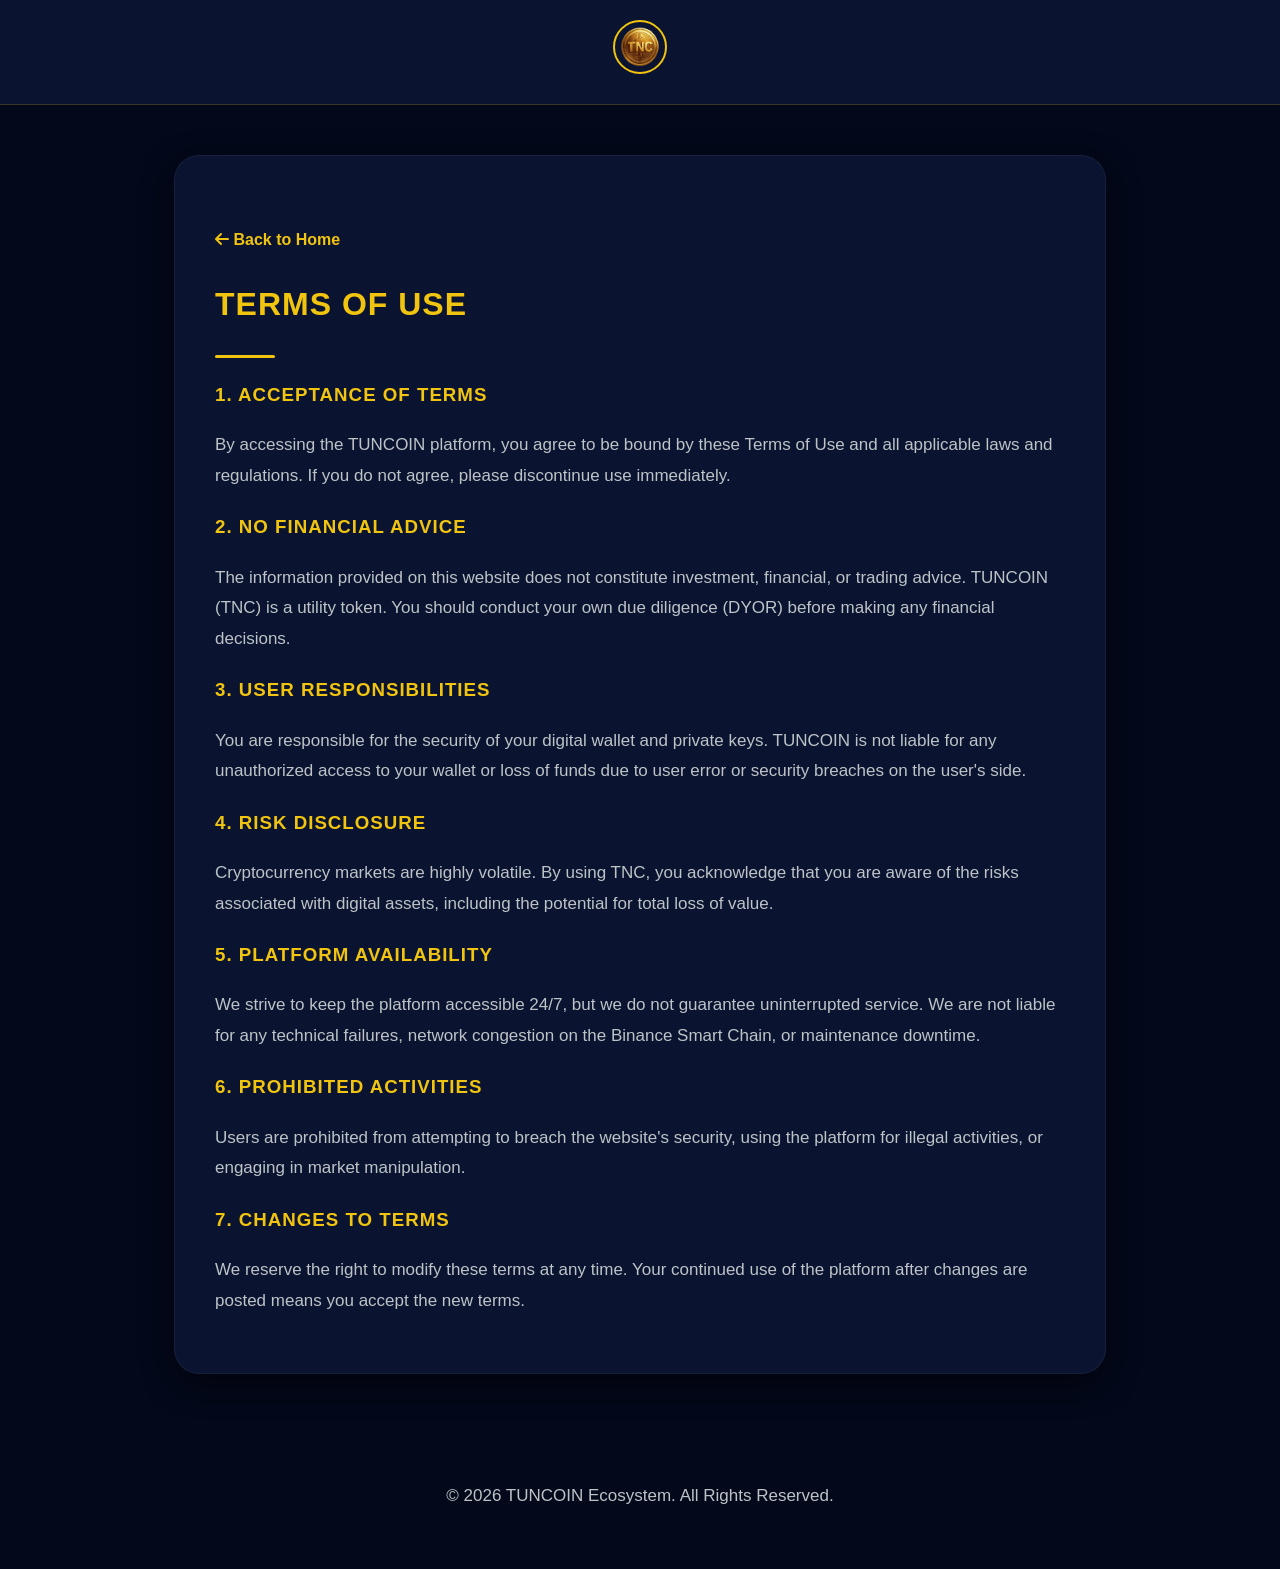
<file: legal/terms.html>
<!DOCTYPE html>
<html lang="en">
<head>

  <!-- favicon -->

     <!-- أيقونة المتصفح الأساسية (Favicon) -->
<link rel="icon" type="image/x-icon" href="../assets/logotnc.png" />

<!-- أيقونات بديلة بأحجام مختلفة للوضوح العالي -->
<link rel="icon" type="image/png" sizes="32x32" href="../assets/logotnc.png" />
<link rel="icon" type="image/png" sizes="16x16" href="../assets/logotnc.png" />

<!-- أيقونة أجهزة أبل (iPhone / iPad) -->
<link rel="apple-touch-icon" sizes="180x180" href="../assets/logotnc.png" />

 <!-- \\\\\\\\\\\\\\ -->
    
    <meta charset="UTF-8">
    <meta name="viewport" content="width=device-width, initial-scale=1.0">
    <title>TUNCOIN | Legal Documents</title>
    <link rel="stylesheet" href="https://cdnjs.cloudflare.com/ajax/libs/font-awesome/6.0.0/css/all.min.css">
    <style>

        
        :root {
            --primary-bg: #03081a;
            --card-bg: #0a1330;
            --gold: #f1c40f;
            --text-gray: #bdc3c7;
        }

        body {
            background-color: var(--primary-bg);
            color: #ecf0f1;
            font-family: 'Segoe UI', Tahoma, Geneva, Verdana, sans-serif;
            margin: 0; padding: 0;
            line-height: 1.8;
        }

        /* رأس الصفحة الصغير */
        .header-mini {
            padding: 20px;
            text-align: center;
            border-bottom: 1px solid rgba(241, 196, 15, 0.2);
            background: var(--card-bg);
        }

        .logo-small { width: 50px; height: 50px; border-radius: 50%; border: 2px solid var(--gold); }

        /* الحاوية الرئيسية للنصوص */
        .container {
            max-width: 850px;
            margin: 50px auto;
            padding: 40px;
            background: var(--card-bg);
            border-radius: 25px;
            box-shadow: 0 10px 30px rgba(0,0,0,0.5);
            border: 1px solid rgba(255,255,255,0.05);
        }

        h1, h2, h3 { color: var(--gold); text-transform: uppercase; letter-spacing: 1px; }
        
        .gold-line {
            width: 60px; height: 3px; background: var(--gold);
            margin: 20px 0; border-radius: 2px;
        }

        p { color: var(--text-gray); font-size: 17px; }

        .back-home {
            display: inline-block;
            margin-top: 30px;
            color: var(--gold);
            text-decoration: none;
            font-weight: bold;
            transition: 0.3s;
        }

        .back-home:hover { transform: translateX(-5px); color: #fff; }

        /* تذييل الصفحة */
        footer { text-align: center; padding: 40px; color: #7f8c8d; font-size: 14px; }

        @media (max-width: 768px) {
            .container { margin: 20px; padding: 25px; }
        }
    </style>
</head>
<body>

    <header class="header-mini">
        <a href="../index.html">
            <img src="../assets/logo.png" alt="TNC Logo" class="logo-small">
        </a>
    </header>

    <div class="container">
        <a href="../index.html" class="back-home"><i class="fas fa-arrow-left"></i> Back to Home</a>
        
        <h1>Terms of Use</h1> 
        <div class="gold-line"></div>

        <section>
    <h3>1. Acceptance of Terms</h3>
    <p>By accessing the TUNCOIN platform, you agree to be bound by these Terms of Use and all applicable laws and regulations. If you do not agree, please discontinue use immediately.</p>

    <h3>2. No Financial Advice</h3>
    <p>The information provided on this website does not constitute investment, financial, or trading advice. TUNCOIN (TNC) is a utility token. You should conduct your own due diligence (DYOR) before making any financial decisions.</p>

    <h3>3. User Responsibilities</h3>
    <p>You are responsible for the security of your digital wallet and private keys. TUNCOIN is not liable for any unauthorized access to your wallet or loss of funds due to user error or security breaches on the user's side.</p>

    <h3>4. Risk Disclosure</h3>
    <p>Cryptocurrency markets are highly volatile. By using TNC, you acknowledge that you are aware of the risks associated with digital assets, including the potential for total loss of value.</p>

    <h3>5. Platform Availability</h3>
    <p>We strive to keep the platform accessible 24/7, but we do not guarantee uninterrupted service. We are not liable for any technical failures, network congestion on the Binance Smart Chain, or maintenance downtime.</p>

    <h3>6. Prohibited Activities</h3>
    <p>Users are prohibited from attempting to breach the website's security, using the platform for illegal activities, or engaging in market manipulation.</p>

    <h3>7. Changes to Terms</h3>
    <p>We reserve the right to modify these terms at any time. Your continued use of the platform after changes are posted means you accept the new terms.</p>
</section>

    </div>

    <footer>
        <p>&copy; 2026 TUNCOIN Ecosystem. All Rights Reserved.</p>
    </footer>

</body>
</html>
</file>
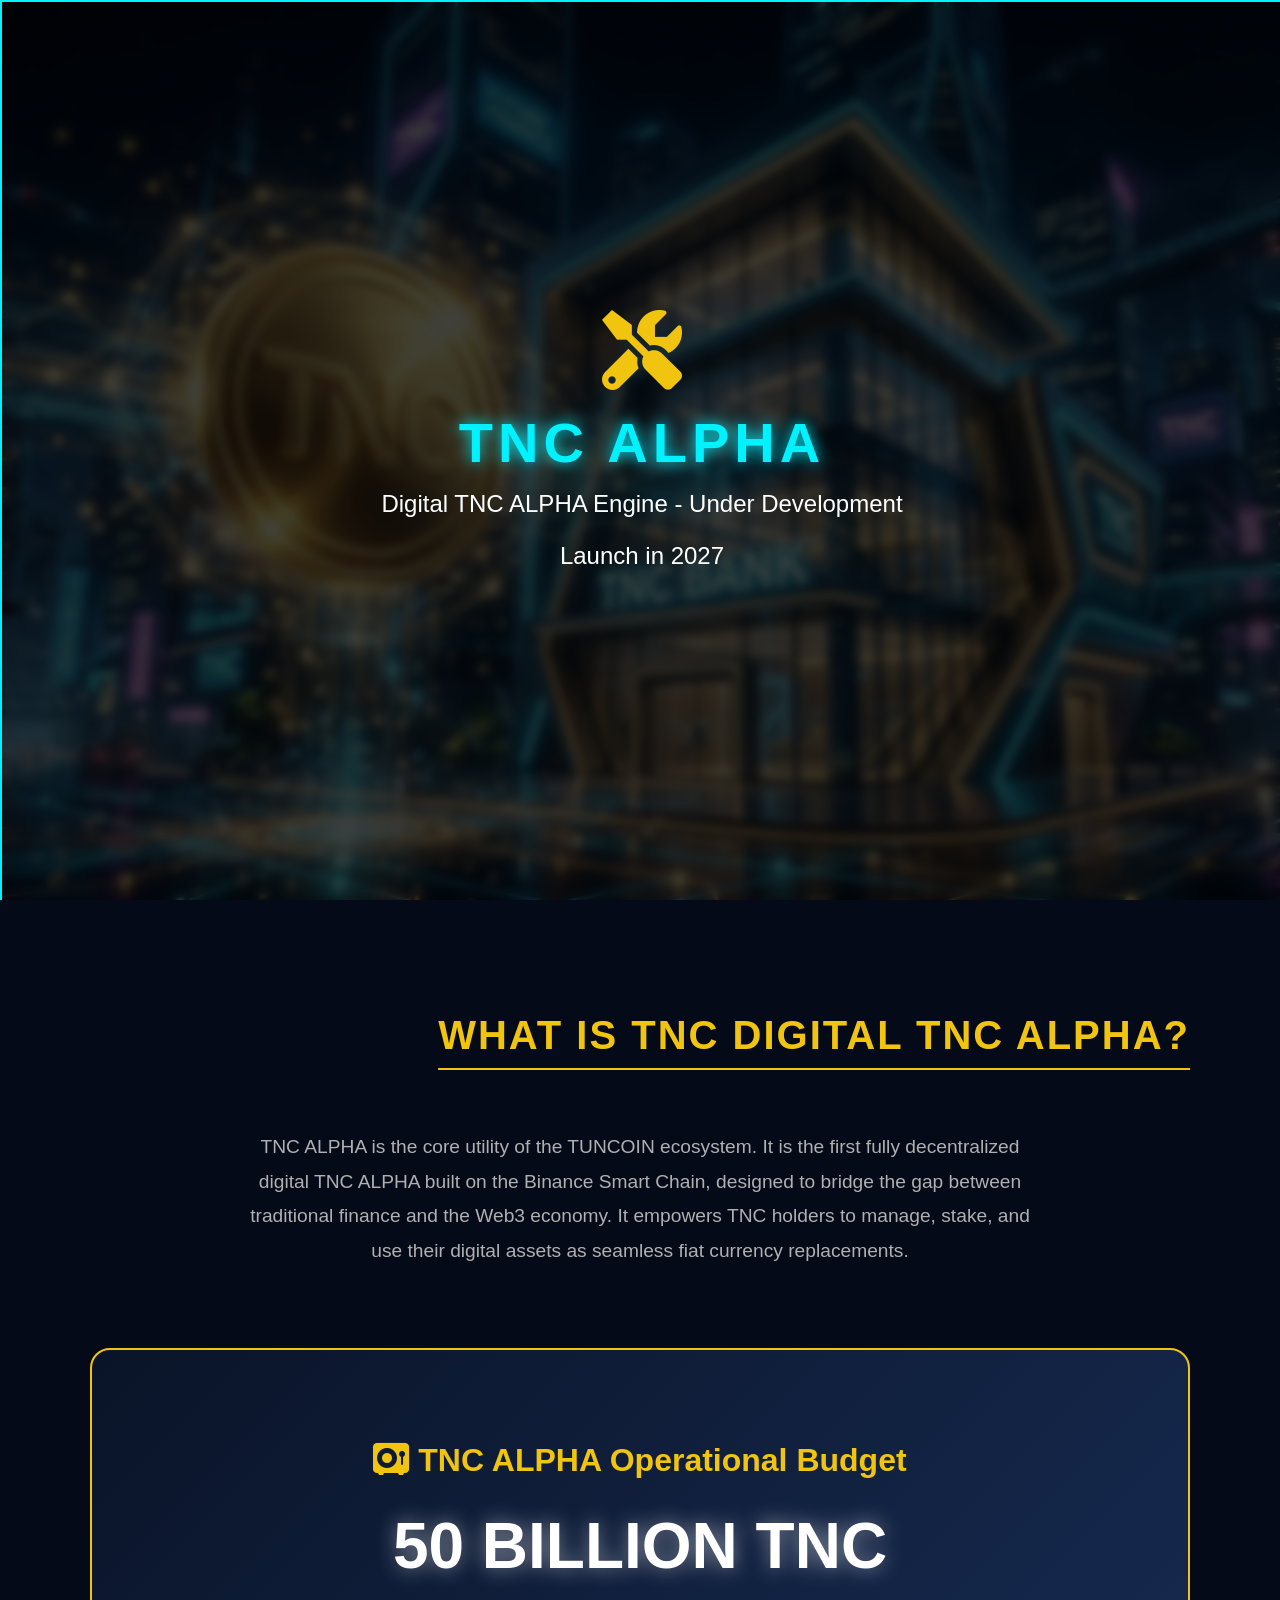
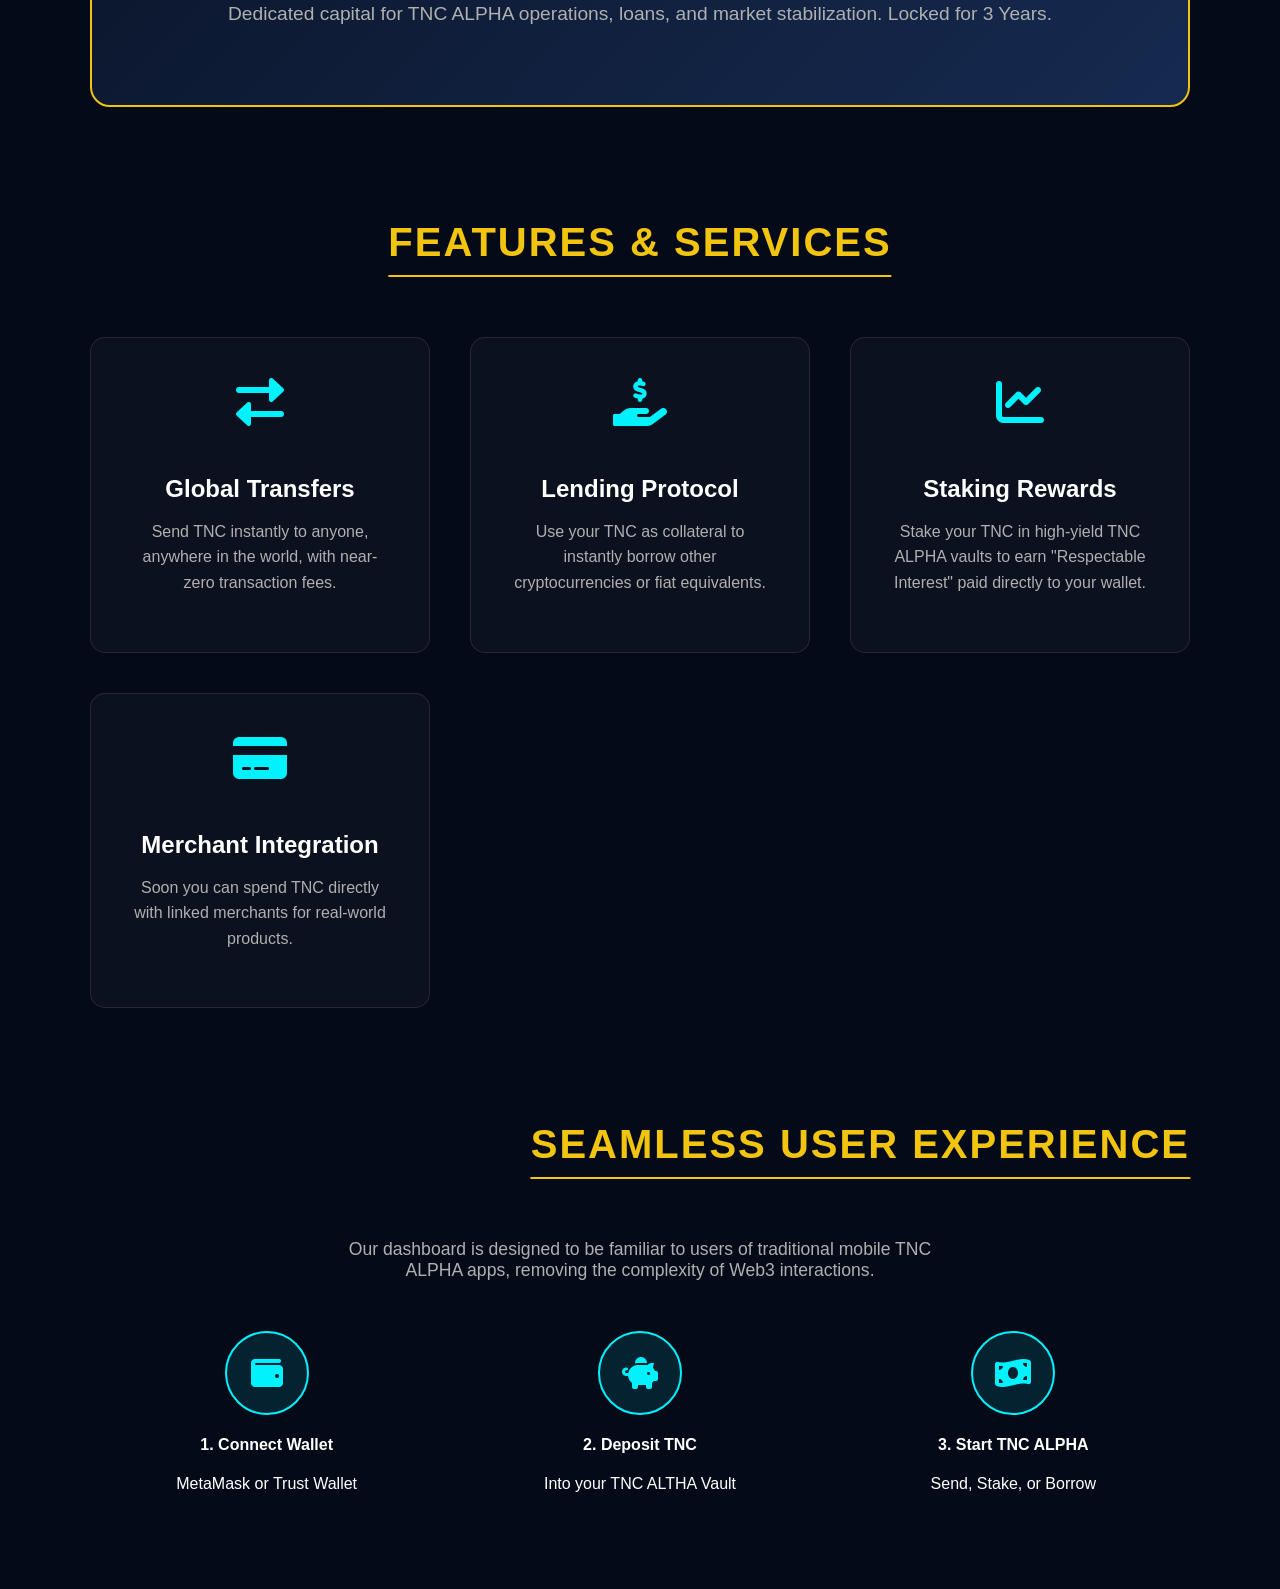
<file: tokenBank/digitalBanking.html>
<!DOCTYPE html>
<html lang="en">
<head>
    <meta charset="UTF-8">
    <meta name="viewport" content="width=device-width, initial-scale=1.0">
    <title>TNC Digital TNC ALPHA | The Future of Finance</title>
    <link rel="stylesheet" href="https://cdnjs.cloudflare.com/ajax/libs/font-awesome/6.0.0/css/all.min.css">
    <style>
        /* --- الأساسيات --- */
        body, html {
            margin: 0;
            padding: 0;
            width: 100%;
            height: 100%;
            font-family: 'Segoe UI', Tahoma, Geneva, Verdana, sans-serif;
            background-color: #050a18; /* لون داكن جداً للخلفية */
            color: white;
            scroll-behavior: smooth;
        }

        /* --- قسم الهيرو والاشعار (قيد التطوير) --- */
        .hero-container {
            position: relative;
            width: 100%;
            height: 100vh; /* يملأ الشاشة بالكامل */
            background-image: url('tnc_bank_hero.jpg'); /* اسم الصورة المرفقة */
            background-size: cover;
            background-position: center;
            display: flex;
            justify-content: center;
            align-items: center;
            overflow: hidden;
        }

        /* الطبقة الشفافة (التنبيه) */
        .development-overlay {
            position: absolute;
            top: 0;
            left: 0;
            width: 100%;
            height: 100%;
            background-color: rgba(0, 0, 0, 0.75); /* طبقة داكنة شفافة */
            display: flex;
            flex-direction: column;
            justify-content: center;
            align-items: center;
            z-index: 10; /* فوق الصورة */
            backdrop-filter: blur(5px); /* تأثير ضبابي على الخلفية */
            border: 2px solid #00f2fe; /* إطار نيون */
        }

        .overlay-content {
            text-align: center;
            padding: 20px;
        }

        .overlay-content i {
            font-size: 5rem;
            color: #f1c40f; /* لون ذهبي */
            margin-bottom: 20px;
            animation: pulse 2s infinite; /* حركة نبض */
        }

        .overlay-content h1 {
            font-size: 3.5rem;
            color: #00f2fe; /* لون نيون */
            text-transform: uppercase;
            letter-spacing: 5px;
            margin: 0;
            text-shadow: 0 0 15px #00f2fe;
        }

        .overlay-content p {
            font-size: 1.5rem;
            color: white;
            margin-top: 15px;
            font-weight: 300;
        }

        /* --- الأقسام التفصيلية وتحت الهيرو --- */
        .main-content {
            padding: 80px 20px;
            background-color: #050a18;
            position: relative;
            z-index: 5; /* تحت الاشعار */
        }

        .container {
            max-width: 1100px;
            margin: 0 auto;
        }

        .section-title {
            text-align: center;
            font-size: 2.5rem;
            color: #f1c40f;
            margin-bottom: 60px;
            text-transform: uppercase;
            letter-spacing: 2px;
            border-bottom: 2px solid #f1c40f;
            display: inline-block;
            padding-bottom: 10px;
            left: 50%;
            transform: translateX(-50%);
            position: relative;
        }

        /* --- شبكة الميزات (Grid) --- */
        .features-grid {
            display: grid;
            grid-template-columns: repeat(auto-fit, minmax(280px, 1fr));
            gap: 40px;
        }

        .feature-card {
            background: rgba(255, 255, 255, 0.03); /* خلفية كارت شبه شفافة */
            padding: 40px;
            border-radius: 15px;
            border: 1px solid rgba(255, 255, 255, 0.1);
            transition: all 0.3s ease;
            text-align: center;
        }

        .feature-card:hover {
            transform: translateY(-10px);
            border-color: #00f2fe;
            box-shadow: 0 10px 30px rgba(0, 242, 254, 0.2);
        }

        .feature-card i {
            font-size: 3rem;
            color: #00f2fe;
            margin-bottom: 25px;
        }

        .feature-card h3 {
            font-size: 1.5rem;
            color: white;
            margin-bottom: 15px;
        }

        .feature-card p {
            font-size: 1rem;
            color: #b0b0b0;
            line-height: 1.6;
        }

        /* --- قسم الميزانية الجذاب --- */
        .budget-section {
            background: linear-gradient(135deg, #0a1428, #162a50);
            padding: 60px;
            border-radius: 20px;
            margin-top: 80px;
            border: 2px solid #f1c40f;
            text-align: center;
        }

        .budget-title {
            color: #f1c40f;
            font-size: 2rem;
            margin-bottom: 30px;
        }

        .budget-value {
            font-size: 4rem;
            font-weight: bold;
            color: white;
            text-shadow: 0 0 20px rgba(255, 255, 255, 0.5);
        }

        .budget-desc {
            font-size: 1.2rem;
            color: #b0b0b0;
            margin-top: 20px;
            font-weight: 300;
        }

        /* --- قسم سهولة الاستخدام --- */
        .ease-of-use {
            margin-top: 80px;
            text-align: center;
        }

        .use-steps {
            display: flex;
            justify-content: space-around;
            gap: 20px;
            margin-top: 50px;
            flex-wrap: wrap;
        }

        .step {
            flex: 1;
            min-width: 200px;
            text-align: center;
        }

        .step-icon {
            width: 80px;
            height: 80px;
            border-radius: 50%;
            background-color: rgba(0, 242, 254, 0.1);
            border: 2px solid #00f2fe;
            display: flex;
            justify-content: center;
            align-items: center;
            margin: 0 auto 20px;
            font-size: 2rem;
            color: #00f2fe;
        }

        /* --- التحريكات (Animations) --- */
        @keyframes pulse {
            0% { transform: scale(1); opacity: 1; }
            50% { transform: scale(1.1); opacity: 0.7; }
            100% { transform: scale(1); opacity: 1; }
        }

        /* --- ميديا كويري للتجاوب (Responsive) --- */
        @media (max-width: 768px) {
            .overlay-content h1 { font-size: 2.2rem; letter-spacing: 2px; }
            .overlay-content p { font-size: 1.1rem; }
            .section-title { font-size: 1.8rem; }
            .feature-card { padding: 25px; }
            .budget-value { font-size: 2.5rem; }
        }
    </style>
</head>
<body>

    <div class="hero-container">
        <div class="development-overlay">
            <div class="overlay-content">
                <i class="fas fa-tools"></i>
                <h1>TNC ALPHA</h1>
                <p>Digital TNC ALPHA Engine - Under Development</p>
                <p>Launch in 2027</p>
            </div>
        </div>
    </div>

    <div class="main-content">
        <div class="container">

            <div style="text-align: center; margin-bottom: 80px;">
                <h2 class="section-title">What is TNC Digital TNC ALPHA?</h2>
                <p style="font-size: 1.2rem; line-height: 1.8; color: #b0b0b0; max-width: 800px; margin: 0 auto;">
                    TNC ALPHA is the core utility of the TUNCOIN ecosystem. It is the first fully decentralized digital TNC ALPHA built on the Binance Smart Chain, designed to bridge the gap between traditional finance and the Web3 economy. It empowers TNC holders to manage, stake, and use their digital assets as seamless fiat currency replacements.
                </p>
            </div>

            <div class="budget-section">
                <h3 class="budget-title"><i class="fas fa-vault"></i> TNC ALPHA Operational Budget</h3>
                <div class="budget-value">50 BILLION TNC</div>
                <p class="budget-desc">Dedicated capital for TNC ALPHA operations, loans, and market stabilization. Locked for 3 Years.</p>
            </div>

            <div style="margin-top: 80px;">
                <h2 class="section-title">Features & Services</h2>
                <div class="features-grid">
                    
                    <div class="feature-card">
                        <i class="fas fa-exchange-alt"></i>
                        <h3>Global Transfers</h3>
                        <p>Send TNC instantly to anyone, anywhere in the world, with near-zero transaction fees.</p>
                    </div>

                    <div class="feature-card">
                        <i class="fas fa-hand-holding-usd"></i>
                        <h3>Lending Protocol</h3>
                        <p>Use your TNC as collateral to instantly borrow other cryptocurrencies or fiat equivalents.</p>
                    </div>

                    <div class="feature-card">
                        <i class="fas fa-chart-line"></i>
                        <h3>Staking Rewards</h3>
                        <p>Stake your TNC in high-yield TNC ALPHA vaults to earn "Respectable Interest" paid directly to your wallet.</p>
                    </div>

                    <div class="feature-card">
                        <i class="fas fa-credit-card"></i>
                        <h3>Merchant Integration</h3>
                        <p>Soon you can spend TNC directly with linked merchants for real-world products.</p>
                    </div>
                </div>
            </div>

            <div class="ease-of-use">
                <h2 class="section-title">Seamless User Experience</h2>
                <p style="font-size: 1.1rem; color: #b0b0b0; max-width: 600px; margin: 0 auto 50px;">
                    Our dashboard is designed to be familiar to users of traditional mobile TNC ALPHA apps, removing the complexity of Web3 interactions.
                </p>
                <div class="use-steps">
                    <div class="step">
                        <div class="step-icon"><i class="fas fa-wallet"></i></div>
                        <h4>1. Connect Wallet</h4>
                        <p>MetaMask or Trust Wallet</p>
                    </div>
                    <div class="step">
                        <div class="step-icon"><i class="fas fa-piggy-bank"></i></div>
                        <h4>2. Deposit TNC</h4>
                        <p>Into your TNC ALTHA Vault</p>
                    </div>
                    <div class="step">
                        <div class="step-icon"><i class="fas fa-money-bill-wave"></i></div>
                        <h4>3. Start TNC ALPHA</h4>
                        <p>Send, Stake, or Borrow</p>
                    </div>
                </div>
            </div>

        </div>
    </div>

</body>
</html>
</file>
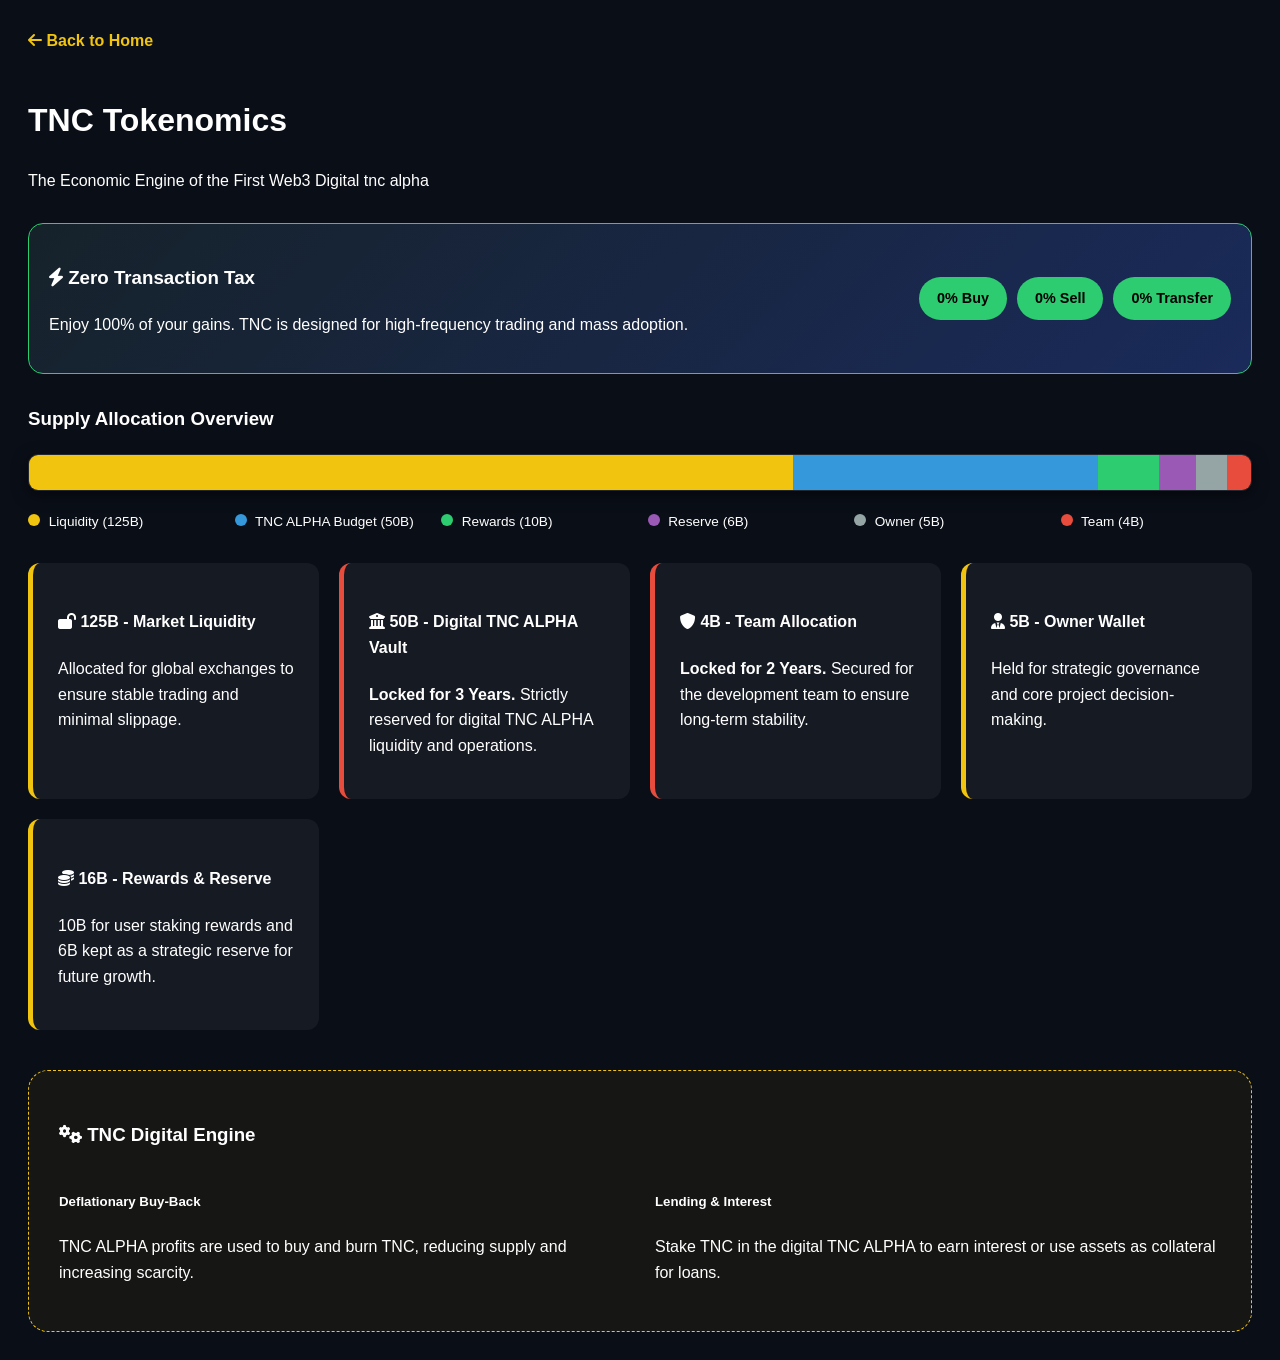
<file: tokenBank/tokenmics.html>
<!DOCTYPE html>
<html lang="en">
<head>

  <!-- favicon -->

     <!-- أيقونة المتصفح الأساسية (Favicon) -->
<link rel="icon" type="image/x-icon" href="../assets/logotnc.png" />

<!-- أيقونات بديلة بأحجام مختلفة للوضوح العالي -->
<link rel="icon" type="image/png" sizes="32x32" href="../assets/logotnc.png" />
<link rel="icon" type="image/png" sizes="16x16" href="../assets/logotnc.png" />

<!-- أيقونة أجهزة أبل (iPhone / iPad) -->
<link rel="apple-touch-icon" sizes="180x180" href="../assets/logotnc.png" />

 <!-- \\\\\\\\\\\\\\ -->

    
    <meta charset="UTF-8">
    <meta name="viewport" content="width=device-width, initial-scale=1.0">
    <title>Tokenomics | TUNCOIN (TNC)</title>
    <link rel="stylesheet" href="tokenB.css"> 
    <link rel="stylesheet" href="https://cdnjs.cloudflare.com/ajax/libs/font-awesome/6.0.0/css/all.min.css">
</head>
<body class="legal-page">

    <div class="container">
        <a href="../index.html" class="back-btn"><i class="fas fa-arrow-left"></i> Back to Home</a>

        <header class="tokenomics-header">
            <h1 class="gold-text">TNC Tokenomics</h1>
            <p class="subtitle">The Economic Engine of the First Web3 Digital tnc alpha</p>
        </header>

        <div class="tax-card">
            <div class="tax-info">
                <h3><i class="fas fa-bolt"></i> Zero Transaction Tax</h3>
                <p>Enjoy 100% of your gains. TNC is designed for high-frequency trading and mass adoption.</p>
            </div>
            <div class="tax-badges">
                <span class="badge">0% Buy</span>
                <span class="badge">0% Sell</span>
                <span class="badge">0% Transfer</span>
            </div>
        </div>

        <div class="chart-section">
            <h3>Supply Allocation Overview</h3>
            <div class="distribution-bar">
                <div class="bar-item liq" style="width: 62.5%;" title="Liquidity 62.5%"></div>
                <div class="bar-item bnk" style="width: 25%;" title="TNC ALPHA 25%"></div>
                <div class="bar-item rwd" style="width: 5%;" title="Rewards 5%"></div>
                <div class="bar-item res" style="width: 3%;" title="Reserve 3%"></div>
                <div class="bar-item own" style="width: 2.5%;" title="Owner 2.5%"></div>
                <div class="bar-item tea" style="width: 2%;" title="Team 2%"></div>
            </div>
            <div class="chart-legend">
                <span><small class="dot liq"></small> Liquidity (125B)</span>
                <span><small class="dot bnk"></small> TNC ALPHA Budget (50B)</span>
                <span><small class="dot rwd"></small> Rewards (10B)</span>
                <span><small class="dot res"></small> Reserve (6B)</span>
                <span><small class="dot own"></small> Owner (5B)</span>
                <span><small class="dot tea"></small> Team (4B)</span>
            </div>
        </div>

        <div class="gold-line"></div>

        <div class="details-grid">
            <div class="detail-card">
                <h4><i class="fas fa-lock-open"></i> 125B - Market Liquidity</h4>
                <p>Allocated for global exchanges to ensure stable trading and minimal slippage.</p>
            </div>

            <div class="detail-card locked">
                <h4><i class="fas fa-university"></i> 50B - Digital TNC ALPHA Vault</h4>
                <p><strong>Locked for 3 Years.</strong> Strictly reserved for digital TNC ALPHA liquidity and operations.</p>
            </div>

            <div class="detail-card locked">
                <h4><i class="fas fa-shield-alt"></i> 4B - Team Allocation</h4>
                <p><strong>Locked for 2 Years.</strong> Secured for the development team to ensure long-term stability.</p>
            </div>

            <div class="detail-card">
                <h4><i class="fas fa-user-tie"></i> 5B - Owner Wallet</h4>
                <p>Held for strategic governance and core project decision-making.</p>
            </div>

            <div class="detail-card">
                <h4><i class="fas fa-coins"></i> 16B - Rewards & Reserve</h4>
                <p>10B for user staking rewards and 6B kept as a strategic reserve for future growth.</p>
            </div>
        </div>

        <div class="vision-engine">
            <h3><i class="fas fa-cogs"></i> TNC Digital Engine</h3>
            <div class="vision-grid">
                <div class="v-item">
                    <h5>Deflationary Buy-Back</h5>
                    <p>TNC ALPHA profits are used to buy and burn TNC, reducing supply and increasing scarcity.</p>
                </div>
                <div class="v-item">
                    <h5>Lending & Interest</h5>
                    <p>Stake TNC in the digital TNC ALPHA to earn interest or use assets as collateral for loans.</p>
                </div>
            </div>
        </div>
    </div>

</body>
</html>
</file>
<file: tokenBank/tokenB.css>
/* الألوان والمتغيرات */
:root {
    --gold: #f1c40f;
    --bg-dark: #0a0e17;
    --card-bg: rgba(255, 255, 255, 0.05);
    --green-tax: #2ecc71;
    --red-lock: #e74c3c;
    --owner-color: #95a5a6;
}

.legal-page {
    background-color: var(--bg-dark);
    color: white;
    font-family: 'Arial', sans-serif;
    padding-bottom: 50px;
}

/* إصلاح قسم الضرائب للموبايل */
.tax-card {
    background: linear-gradient(135deg, #16222a, #1a2a5a);
    border: 1px solid var(--green-tax);
    border-radius: 15px;
    padding: 20px;
    margin: 30px 0;
    display: flex;
    flex-wrap: wrap;
    gap: 20px;
    align-items: center;
    justify-content: space-between;
}

.tax-badges {
    display: flex;
    flex-wrap: wrap; /* يمنع التداخل في الجوال */
    gap: 10px;
}

.badge {
    background: var(--green-tax);
    color: #000;
    padding: 10px 18px;
    border-radius: 30px;
    font-weight: bold;
    font-size: 0.9rem;
    white-space: nowrap; /* يمنع انقسام الكلمة */
}

/* تنسيق الرسم البياني */
.distribution-bar {
    display: flex;
    height: 35px;
    border-radius: 10px;
    overflow: hidden;
    margin: 20px 0;
    border: 1px solid rgba(255,255,255,0.1);
}

.liq { background: var(--gold); }
.bnk { background: #3498db; }
.rwd { background: var(--green-tax); }
.tea { background: var(--red-lock); }
.own { background: var(--owner-color); }
.res { background: #9b59b6; }

.chart-legend {
    display: grid;
    grid-template-columns: repeat(auto-fit, minmax(130px, 1fr));
    gap: 10px;
    font-size: 0.85rem;
}

.dot {
    display: inline-block;
    width: 10px;
    height: 10px;
    border-radius: 50%;
    margin-right: 5px;
}

/* بطاقات التفاصيل */
.details-grid {
    display: grid;
    grid-template-columns: repeat(auto-fit, minmax(280px, 1fr));
    gap: 15px;
}

.detail-card {
    background: var(--card-bg);
    padding: 20px;
    border-radius: 12px;
    border-left: 5px solid var(--gold);
}

.detail-card.locked {
    border-left-color: var(--red-lock);
}

/* التجاوب مع الجوال */
@media (max-width: 768px) {
    .tax-card {
        flex-direction: column;
        text-align: center;
    }
    .tax-badges {
        justify-content: center;
        width: 100%;
    }
    .badge {
        flex: 1; /* جعل الأزرار متساوية في العرض */
        min-width: 110px;
    }
}






/* المتغيرات الأساسية */
:root {
    --gold: #f1c40f;
    --bg-dark: #0a0e17;
    --card-bg: rgba(255, 255, 255, 0.05);
    --green-tax: #2ecc71;
    --red-lock: #e74c3c;
    --blue-bank: #3498db;
    --purple-res: #9b59b6;
    --gray-own: #95a5a6;
}

.legal-page {
    background-color: var(--bg-dark);
    color: white;
    font-family: 'Segoe UI', Arial, sans-serif;
    padding: 20px;
    line-height: 1.6;
}

/* زر العودة */
.back-btn {
    color: var(--gold);
    text-decoration: none;
    font-weight: bold;
    display: inline-block;
    margin-bottom: 20px;
}

/* كارت الضرائب - حل مشكلة التداخل */
.tax-card {
    background: linear-gradient(135deg, #16222a, #1a2a5a);
    border: 1px solid var(--green-tax);
    border-radius: 15px;
    padding: 20px;
    margin: 30px 0;
    display: flex;
    flex-wrap: wrap;
    gap: 20px;
    align-items: center;
    justify-content: space-between;
}

.tax-info { flex: 1; min-width: 250px; }

.tax-badges {
    display: flex;
    flex-wrap: wrap;
    gap: 10px;
}

.badge {
    background: var(--green-tax);
    color: #000;
    padding: 10px 18px;
    border-radius: 30px;
    font-weight: bold;
    font-size: 0.9rem;
    white-space: nowrap;
}

/* الرسم البياني المستطيل */
.distribution-bar {
    display: flex;
    height: 35px;
    border-radius: 10px;
    overflow: hidden;
    margin: 20px 0;
    box-shadow: 0 4px 15px rgba(0,0,0,0.5);
}

/* الألوان داخل الرسم البياني */
.liq { background: var(--gold); }
.bnk { background: var(--blue-bank); }
.rwd { background: var(--green-tax); }
.res { background: var(--purple-res); }
.own { background: var(--gray-own); }
.tea { background: var(--red-lock); }

.chart-legend {
    display: grid;
    grid-template-columns: repeat(auto-fit, minmax(130px, 1fr));
    gap: 15px;
    margin-top: 15px;
}

.dot {
    display: inline-block;
    width: 12px;
    height: 12px;
    border-radius: 50%;
    margin-right: 5px;
}

/* شبكة البطاقات */
.details-grid {
    display: grid;
    grid-template-columns: repeat(auto-fit, minmax(280px, 1fr));
    gap: 20px;
    margin-top: 30px;
}

.detail-card {
    background: var(--card-bg);
    padding: 25px;
    border-radius: 12px;
    border-left: 5px solid var(--gold);
    transition: 0.3s;
}

.detail-card.locked { border-left-color: var(--red-lock); }
.detail-card:hover { transform: translateY(-5px); background: rgba(255,255,255,0.08); }

/* قسم الرؤية */
.vision-engine {
    background: rgba(241, 196, 15, 0.05);
    padding: 30px;
    border-radius: 20px;
    margin-top: 40px;
    border: 1px dashed var(--gold);
}

.vision-grid {
    display: grid;
    grid-template-columns: repeat(auto-fit, minmax(200px, 1fr));
    gap: 30px;
}

/* ميديا كويري للهاتف */
@media (max-width: 768px) {
    .tax-card { flex-direction: column; text-align: center; }
    .tax-badges { justify-content: center; width: 100%; }
    .badge { flex: 1; text-align: center; }
}
</file>
